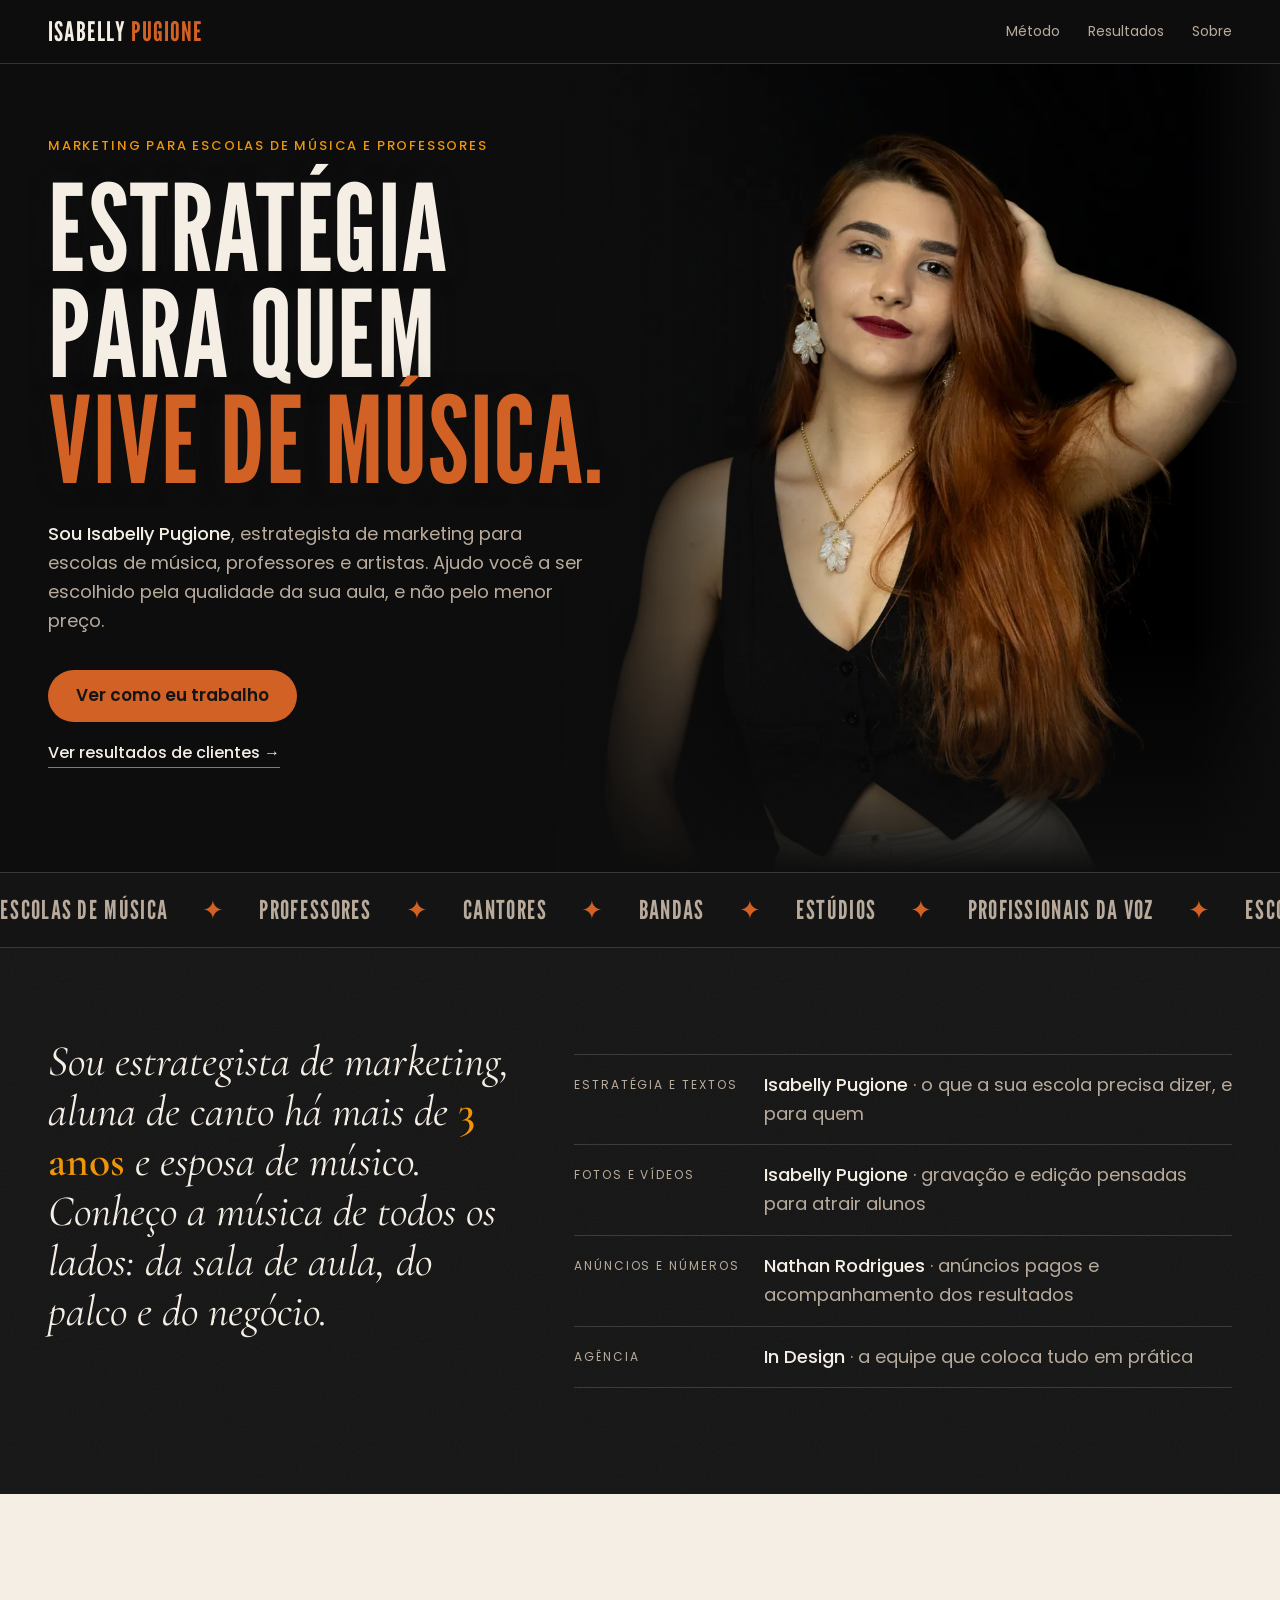
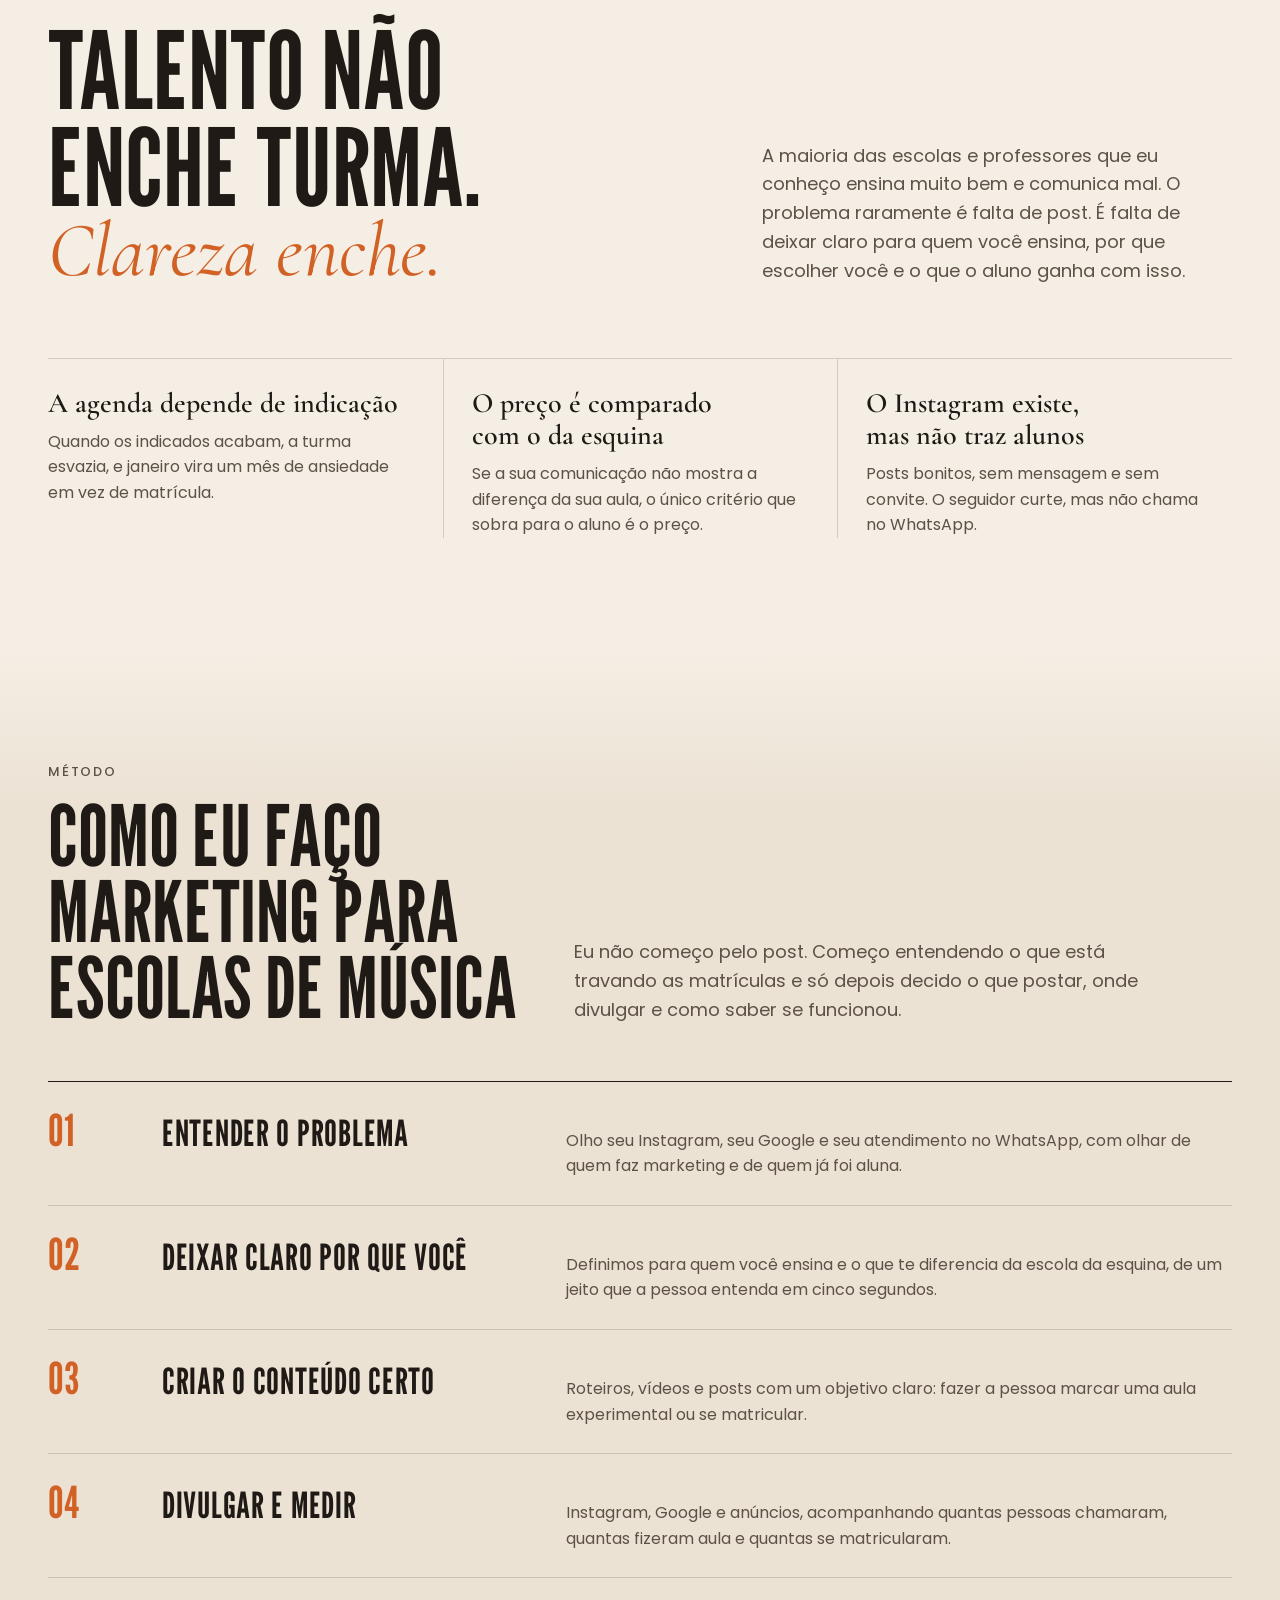
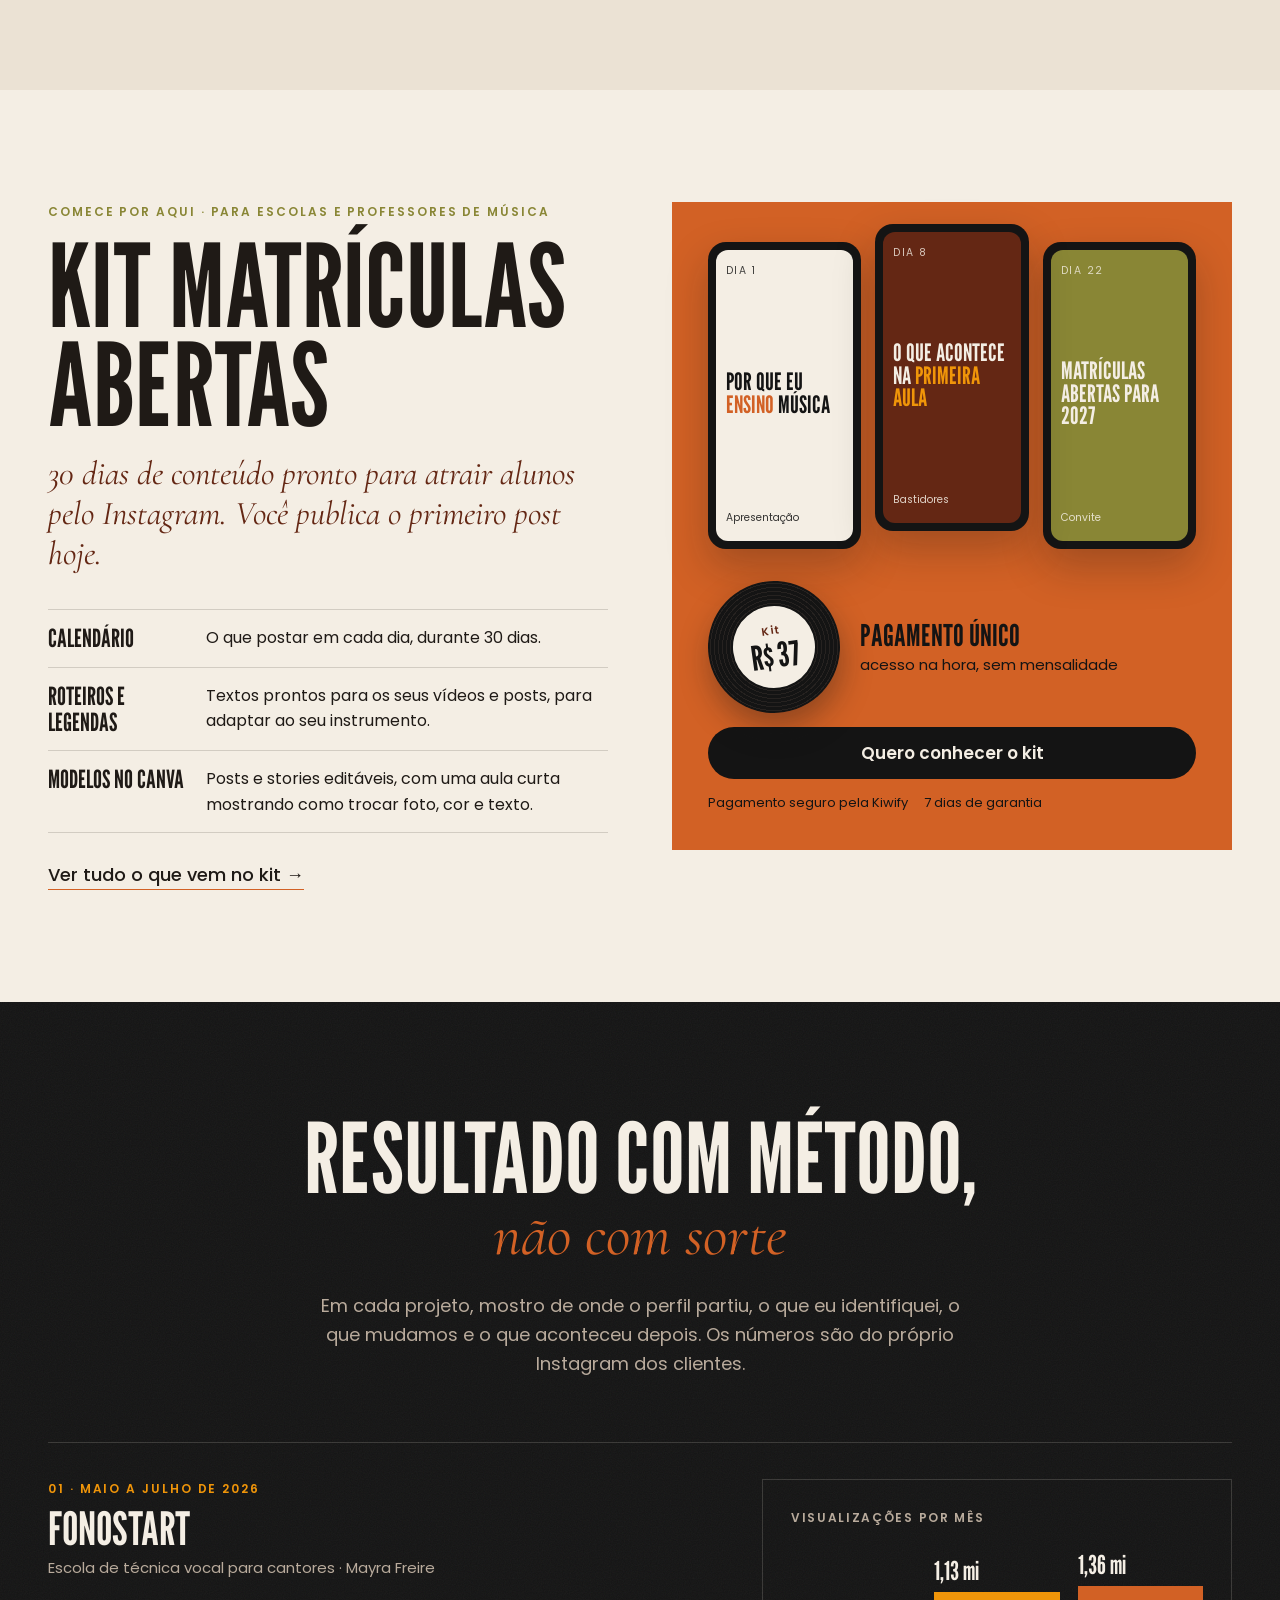
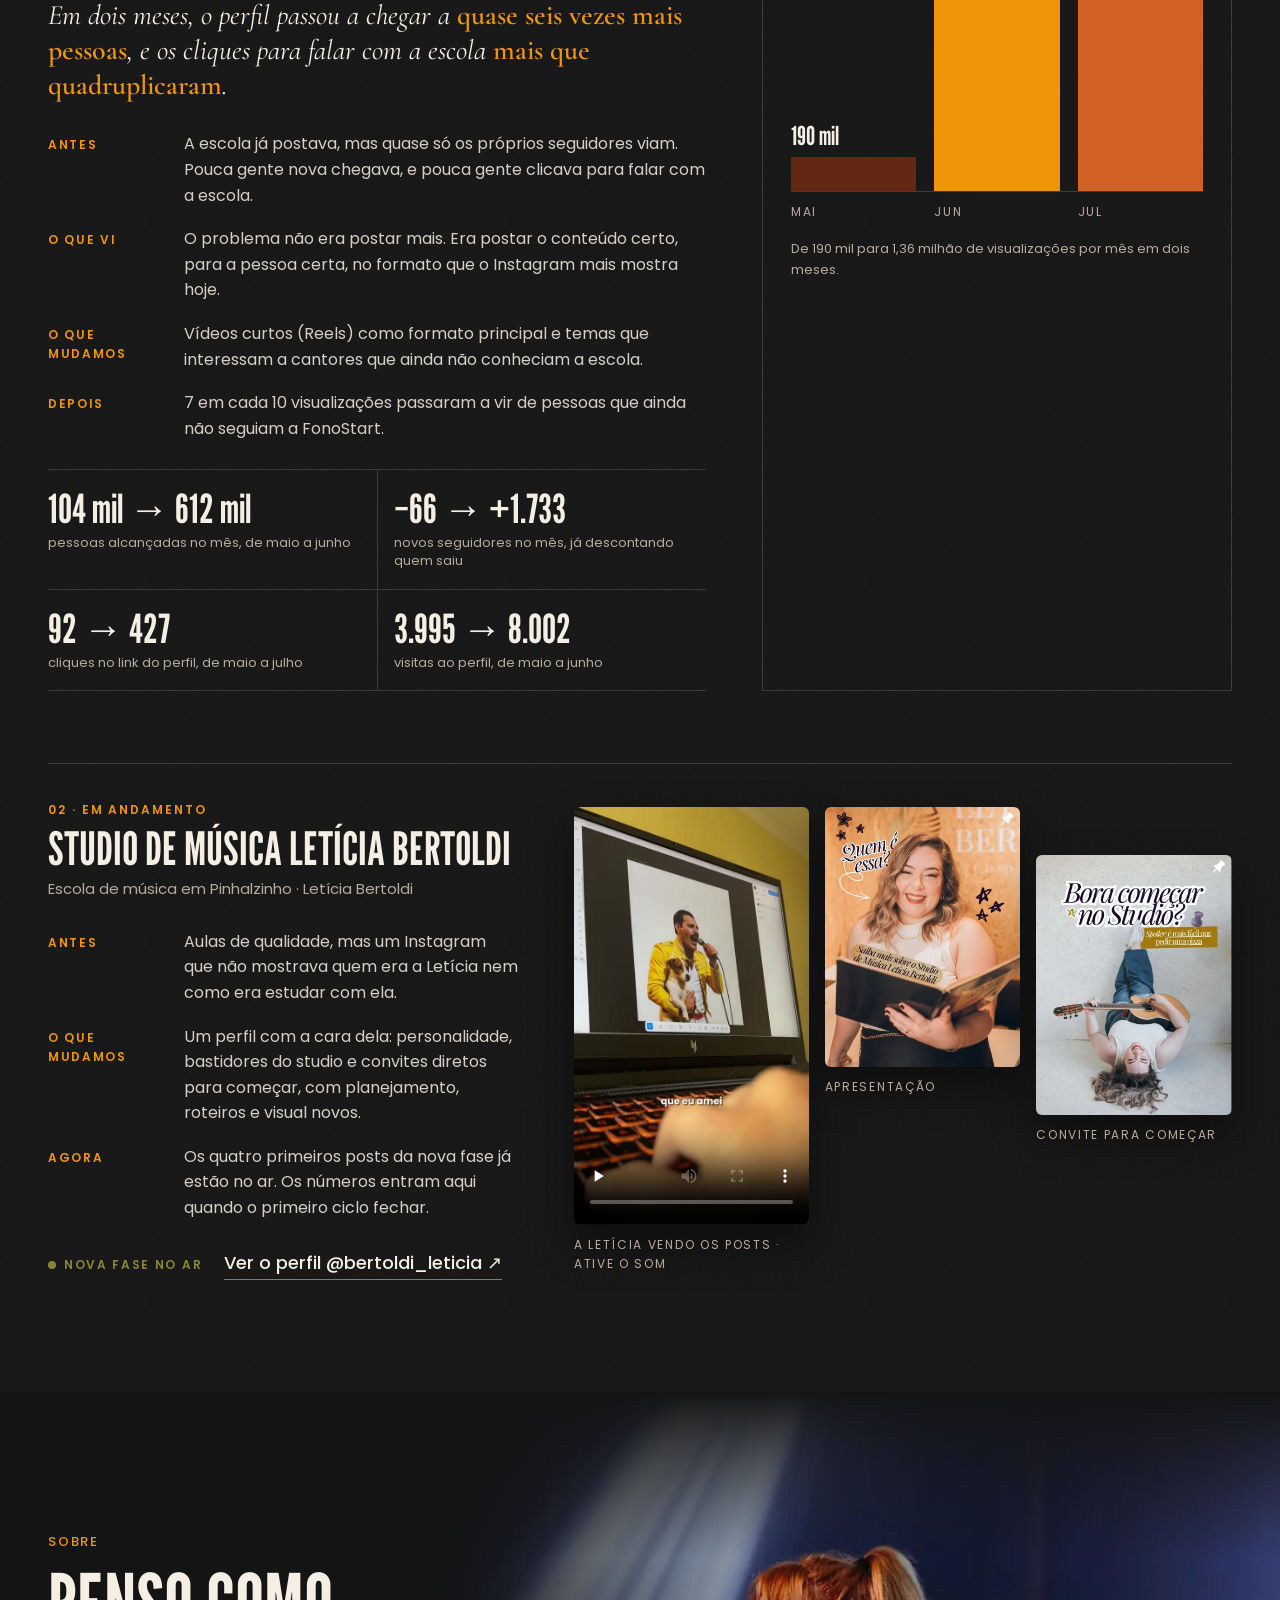
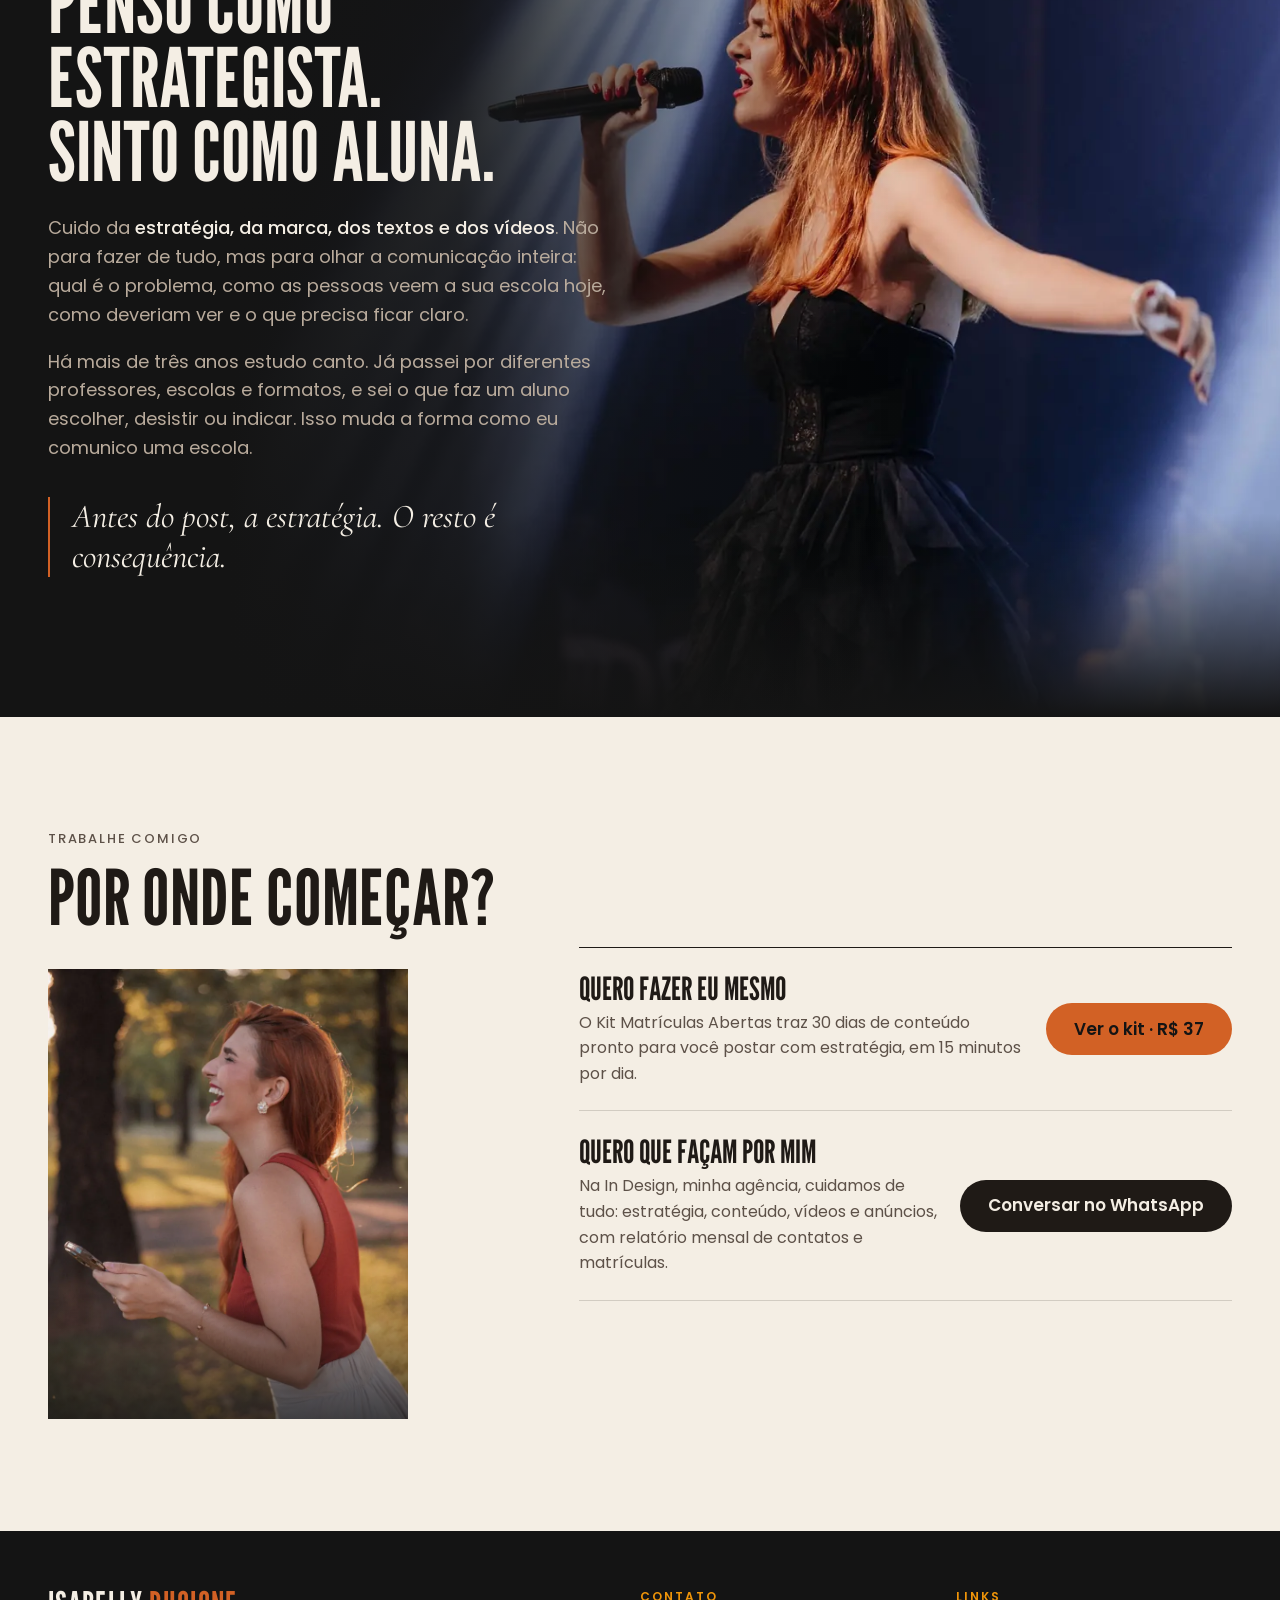
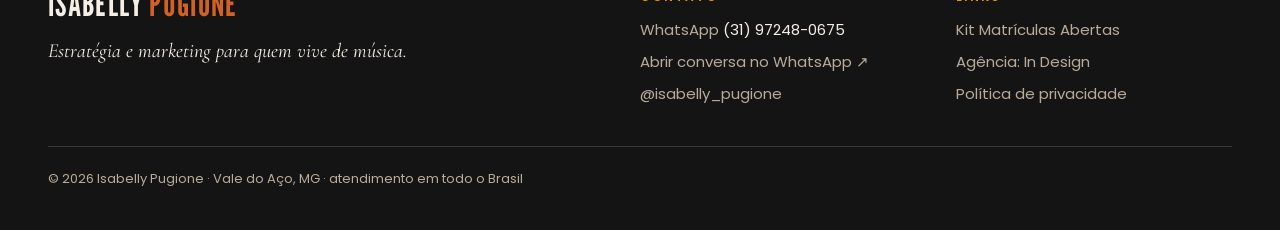
<file: index.html>
<!doctype html>
<html lang="pt-BR">
<head>
<meta charset="utf-8">
<meta name="viewport" content="width=device-width, initial-scale=1, viewport-fit=cover">
<title>Isabelly Pugione · Marketing para escolas de música e professores</title>
<meta name="description" content="Isabelly Pugione, estrategista de marketing para escolas de música, professores e artistas. Método, resultados reais e o Kit Matrículas Abertas para captar alunos pelo Instagram.">
<link rel="canonical" href="https://isabellypugione.com.br/">
<meta property="og:type" content="website">
<meta property="og:locale" content="pt_BR">
<meta property="og:title" content="Isabelly Pugione · Marketing para escolas de música">
<meta property="og:description" content="Estratégia, conteúdo e resultados reais para escolas de música, professores e artistas.">
<meta property="og:url" content="https://isabellypugione.com.br/">
<meta property="og:image" content="https://isabellypugione.com.br/img/compartilhar.jpg">
<link rel="icon" href="img/icone.png">
<script type="application/ld+json">{"@context":"https://schema.org","@type":"Person","name":"Isabelly Pugione","jobTitle":"Estrategista de marketing para escolas de música","url":"https://isabellypugione.com.br/","sameAs":["https://www.instagram.com/isabelly_pugione/"],"address":{"@type":"PostalAddress","addressRegion":"MG","addressCountry":"BR"}}</script>
<link rel="preconnect" href="https://fonts.googleapis.com">
<link rel="preconnect" href="https://fonts.gstatic.com" crossorigin>
<link rel="stylesheet" href="https://fonts.googleapis.com/css2?family=League+Gothic&family=Cormorant+Garamond:ital,wght@0,500;0,600;1,500;1,600&family=Poppins:wght@400;500;600&display=swap">
<link rel="stylesheet" href="styles.css">

</head>
<body>
<header class="topo faixa">
  <div class="miolo">
    <a class="assinatura" href="#inicio">Isabelly <span>Pugione</span></a>
    <nav class="menu" aria-label="Principal">
      <a href="#metodo">Método</a>
      <a href="#resultados">Resultados</a>
      <a href="#sobre">Sobre</a>
    </nav>
  </div>
</header>

<main id="inicio">
  <section class="hero escuro faixa">
    <figure class="hero-foto">
      <img src="img/retrato-hero.webp" alt="Isabelly Pugione, estrategista de marketing para escolas de música, em retrato de estúdio" width="1100" height="1139">
    </figure>
    <div class="miolo">
      <div class="texto">
        <p class="sobrelinha">Marketing para escolas de música e professores</p>
        <h1>Estratégia para quem <span class="t">vive de música.</span></h1>
        <p class="sub"><strong>Sou Isabelly Pugione</strong>, estrategista de marketing para escolas de música, professores e artistas. Ajudo você a ser escolhido pela qualidade da sua aula, e não pelo menor preço.</p>
        <div class="acoes">
          <a class="botao" href="#metodo" id="cta-hero">Ver como eu trabalho</a>
          <a class="link" href="#resultados">Ver resultados de clientes →</a>
        </div>
      </div>
    </div>
  </section>

  <div class="marquee" aria-hidden="true">
    <div class="trilho">
      <span>Escolas de música</span><b>✦</b><span>Professores</span><b>✦</b><span>Cantores</span><b>✦</b><span>Bandas</span><b>✦</b><span>Estúdios</span><b>✦</b><span>Profissionais da voz</span><b>✦</b>
      <span>Escolas de música</span><b>✦</b><span>Professores</span><b>✦</b><span>Cantores</span><b>✦</b><span>Bandas</span><b>✦</b><span>Estúdios</span><b>✦</b><span>Profissionais da voz</span><b>✦</b>
    </div>
  </div>

  <section class="ficha escuro faixa" aria-label="Quem está por trás">
    <div class="miolo">
      <p class="frase revela">Sou estrategista de marketing, aluna de canto há mais de <b>3 anos</b> e esposa de músico. Conheço a música de todos os lados: da sala de aula, do palco e do negócio.</p>
      <dl class="creditos revela">
        <div><span class="k">Estratégia e textos</span><span><strong>Isabelly Pugione</strong> <em>· o que a sua escola precisa dizer, e para quem</em></span></div>
        <div><span class="k">Fotos e vídeos</span><span><strong>Isabelly Pugione</strong> <em>· gravação e edição pensadas para atrair alunos</em></span></div>
        <div><span class="k">Anúncios e números</span><span><strong>Nathan Rodrigues</strong> <em>· anúncios pagos e acompanhamento dos resultados</em></span></div>
        <div><span class="k">Agência</span><span><strong>In Design</strong> <em>· a equipe que coloca tudo em prática</em></span></div>
      </dl>
    </div>
  </section>

  <section class="tese secao faixa">
    <div class="miolo">
      <div class="revela">
        <h2>Talento não enche turma. <em>Clareza enche.</em></h2>
      </div>
      <p class="apoio revela">A maioria das escolas e professores que eu conheço ensina muito bem e comunica mal. O problema raramente é falta de post. É falta de deixar claro para quem você ensina, por que escolher você e o que o aluno ganha com isso.</p>
    </div>
    <div class="miolo solto">
      <div class="dores">
        <div class="dor revela"><h3>A agenda depende de indicação</h3><p>Quando os indicados acabam, a turma esvazia, e janeiro vira um mês de ansiedade em vez de matrícula.</p></div>
        <div class="dor revela"><h3>O preço é comparado com o da esquina</h3><p>Se a sua comunicação não mostra a diferença da sua aula, o único critério que sobra para o aluno é o preço.</p></div>
        <div class="dor revela"><h3>O Instagram existe, mas não traz alunos</h3><p>Posts bonitos, sem mensagem e sem convite. O seguidor curte, mas não chama no WhatsApp.</p></div>
      </div>
    </div>
  </section>

  <section class="metodo secao faixa" id="metodo">
    <div class="miolo">
      <div class="cabeca">
        <div class="revela"><p class="sobrelinha">Método</p><h2>Como eu faço marketing para escolas de música</h2></div>
        <p class="revela">Eu não começo pelo post. Começo entendendo o que está travando as matrículas e só depois decido o que postar, onde divulgar e como saber se funcionou.</p>
      </div>
      <ol class="faixas">
        <li class="revela"><span class="n">01</span><h3>Entender o problema</h3><p>Olho seu Instagram, seu Google e seu atendimento no WhatsApp, com olhar de quem faz marketing e de quem já foi aluna.</p></li>
        <li class="revela"><span class="n">02</span><h3>Deixar claro por que você</h3><p>Definimos para quem você ensina e o que te diferencia da escola da esquina, de um jeito que a pessoa entenda em cinco segundos.</p></li>
        <li class="revela"><span class="n">03</span><h3>Criar o conteúdo certo</h3><p>Roteiros, vídeos e posts com um objetivo claro: fazer a pessoa marcar uma aula experimental ou se matricular.</p></li>
        <li class="revela"><span class="n">04</span><h3>Divulgar e medir</h3><p>Instagram, Google e anúncios, acompanhando quantas pessoas chamaram, quantas fizeram aula e quantas se matricularam.</p></li>
      </ol>
    </div>
  </section>

  <section class="kit secao faixa" id="kit">
    <div class="miolo">
      <div>
        <p class="catalogo">Comece por aqui · para escolas e professores de música</p>
        <h2>Kit Matrículas Abertas</h2>
        <p class="promessa">30 dias de conteúdo pronto para atrair alunos pelo Instagram. Você publica o primeiro post hoje.</p>
        <ul class="lista">
          <li><b>Calendário</b><span>O que postar em cada dia, durante 30 dias.</span></li>
          <li><b>Roteiros e legendas</b><span>Textos prontos para os seus vídeos e posts, para adaptar ao seu instrumento.</span></li>
          <li><b>Modelos no Canva</b><span>Posts e stories editáveis, com uma aula curta mostrando como trocar foto, cor e texto.</span></li>
        </ul>
        <p class="ver-mais"><a class="link" href="/kit">Ver tudo o que vem no kit →</a></p>
      </div>
      <div class="vitrine revela">
        <div class="celulares" aria-label="Exemplos de posts do kit">
          <div class="celular"><div class="tela a"><span class="dia">Dia 1</span><p class="gancho">Por que eu <em>ensino</em> música</p><span class="rodape-post">Apresentação</span></div></div>
          <div class="celular"><div class="tela b"><span class="dia">Dia 8</span><p class="gancho">O que acontece na <em>primeira aula</em></p><span class="rodape-post">Bastidores</span></div></div>
          <div class="celular"><div class="tela c"><span class="dia">Dia 22</span><p class="gancho">Matrículas abertas para 2027</p><span class="rodape-post">Convite</span></div></div>
        </div>
        <div class="compra">
          <div class="preco"><div class="selo" aria-hidden="true"><div class="anel"><small>Kit</small><span>R$ 37</span></div></div><p><b>Pagamento único</b>acesso na hora, sem mensalidade</p></div>
          <a class="botao" href="/kit">Quero conhecer o kit</a>
          <p class="confianca"><span>Pagamento seguro pela Kiwify</span><span>7 dias de garantia</span></p>
        </div>
      </div>
    </div>
  </section>

  <section class="provas secao escuro faixa" id="resultados">
    <div class="miolo">
      <div class="cabeca">
        <h2 class="revela">Resultado com método, <em>não com sorte</em></h2>
        <p class="revela">Em cada projeto, mostro de onde o perfil partiu, o que eu identifiquei, o que mudamos e o que aconteceu depois. Os números são do próprio Instagram dos clientes.</p>
      </div>
      <article class="caso revela">
        <div>
          <p class="catalogo">01 · maio a julho de 2026</p>
          <h3>FonoStart</h3>
          <p class="quem">Escola de técnica vocal para cantores · Mayra Freire</p>
          <p class="resumo">Em dois meses, o perfil passou a chegar a <b>quase seis vezes mais pessoas</b>, e os cliques para falar com a escola <b>mais que quadruplicaram</b>.</p>
          <div class="passos">
            <div><b>Antes</b><span>A escola já postava, mas quase só os próprios seguidores viam. Pouca gente nova chegava, e pouca gente clicava para falar com a escola.</span></div>
            <div><b>O que vi</b><span>O problema não era postar mais. Era postar o conteúdo certo, para a pessoa certa, no formato que o Instagram mais mostra hoje.</span></div>
            <div><b>O que mudamos</b><span>Vídeos curtos (Reels) como formato principal e temas que interessam a cantores que ainda não conheciam a escola.</span></div>
            <div><b>Depois</b><span>7 em cada 10 visualizações passaram a vir de pessoas que ainda não seguiam a FonoStart.</span></div>
          </div>
          <div class="numeros">
            <div><b>104 mil → 612 mil</b><small>pessoas alcançadas no mês, de maio a junho</small></div>
            <div><b>−66 → +1.733</b><small>novos seguidores no mês, já descontando quem saiu</small></div>
            <div><b>92 → 427</b><small>cliques no link do perfil, de maio a julho</small></div>
            <div><b>3.995 → 8.002</b><small>visitas ao perfil, de maio a junho</small></div>
          </div>
        </div>
        <div class="grafico" role="img" aria-label="Visualizações por mês: maio 190 mil, junho 1,13 milhão, julho 1,36 milhão">
          <h4>Visualizações por mês</h4>
          <div class="barras">
            <div class="barra-c"><span class="v">190 mil</span><i style="height:14%"></i></div>
            <div class="barra-c"><span class="v">1,13 mi</span><i style="height:83%"></i></div>
            <div class="barra-c"><span class="v">1,36 mi</span><i style="height:100%"></i></div>
          </div>
          <div class="meses"><span>Mai</span><span>Jun</span><span>Jul</span></div>
          <p>De 190 mil para 1,36 milhão de visualizações por mês em dois meses.</p>
        </div>
      </article>
      <article class="caso-2 revela">
        <div class="caso-2-texto">
          <p class="catalogo">02 · em andamento</p>
          <h3>Studio de Música Letícia Bertoldi</h3>
          <p class="quem">Escola de música em Pinhalzinho · Letícia Bertoldi</p>
          <div class="passos">
            <div><b>Antes</b><span>Aulas de qualidade, mas um Instagram que não mostrava quem era a Letícia nem como era estudar com ela.</span></div>
            <div><b>O que mudamos</b><span>Um perfil com a cara dela: personalidade, bastidores do studio e convites diretos para começar, com planejamento, roteiros e visual novos.</span></div>
            <div><b>Agora</b><span>Os quatro primeiros posts da nova fase já estão no ar. Os números entram aqui quando o primeiro ciclo fechar.</span></div>
          </div>
          <p class="ver"><span class="status">Nova fase no ar</span><a class="link" href="https://www.instagram.com/bertoldi_leticia/" target="_blank" rel="noopener">Ver o perfil @bertoldi_leticia ↗</a></p>
        </div>
        <div class="posts" aria-label="Vídeo da Letícia e dois posts da nova fase do perfil">
          <figure class="video-feedback">
            <video controls playsinline preload="none" poster="img/leticia-video-capa.jpg" width="720" height="1280">
              <source src="video/leticia-depoimento.mp4" type="video/mp4">
            </video>
            <figcaption>A Letícia vendo os posts · ative o som</figcaption>
          </figure>
          <figure><img src="img/leticia-1.webp" alt="Post 'Quem é essa?' apresentando a Letícia com um livro de partituras" width="350" height="464" loading="lazy"><figcaption>Apresentação</figcaption></figure>
          <figure><img src="img/leticia-2.webp" alt="Post 'Bora começar no Studio?' com a Letícia deitada segurando um violão" width="350" height="464" loading="lazy"><figcaption>Convite para começar</figcaption></figure>
        </div>
      </article>
    </div>
  </section>

  <section class="sobre secao escuro faixa" id="sobre">
    <figure class="sobre-foto">
      <img src="img/palco.webp" alt="Isabelly cantando no palco, sob feixes de luz" width="1600" height="1066" loading="lazy">
    </figure>
    <div class="miolo">
      <div class="revela">
        <p class="sobrelinha">Sobre</p>
        <h2>Penso como estrategista. Sinto como aluna.</h2>
        <div class="corpo">
          <p>Cuido da <strong>estratégia, da marca, dos textos e dos vídeos</strong>. Não para fazer de tudo, mas para olhar a comunicação inteira: qual é o problema, como as pessoas veem a sua escola hoje, como deveriam ver e o que precisa ficar claro.</p>
          <p>Há mais de três anos estudo canto. Já passei por diferentes professores, escolas e formatos, e sei o que faz um aluno escolher, desistir ou indicar. Isso muda a forma como eu comunico uma escola.</p>
        </div>
        <blockquote>Antes do post, a estratégia. O resto é consequência.</blockquote>
      </div>
    </div>
  </section>

  <section class="faq secao faixa" id="trabalhar">
    <div class="miolo final-home">
      <div>
        <p class="sobrelinha">Trabalhe comigo</p>
        <h2>Por onde começar?</h2>
        <figure class="retrato foto respiro">
          <img src="img/bastidores.webp" alt="Isabelly rindo com o celular na mão, em um parque" width="760" height="950" loading="lazy">
        </figure>
      </div>
      <div class="opcoes">
        <div class="opcao revela">
          <div><h3>Quero fazer eu mesmo</h3><p>O Kit Matrículas Abertas traz 30 dias de conteúdo pronto para você postar com estratégia, em 15 minutos por dia.</p></div>
          <a class="botao" href="/kit">Ver o kit · R$ 37</a>
        </div>
        <div class="opcao revela">
          <div><h3>Quero que façam por mim</h3><p>Na In Design, minha agência, cuidamos de tudo: estratégia, conteúdo, vídeos e anúncios, com relatório mensal de contatos e matrículas.</p></div>
          <a class="botao escuro-btn" href="https://wa.me/5531972480675?text=Ol%C3%A1%2C%20Isabelly!%20Quero%20saber%20mais%20sobre%20a%20gest%C3%A3o%20de%20marketing%20para%20a%20minha%20escola." target="_blank" rel="noopener">Conversar no WhatsApp</a>
        </div>
      </div>
    </div>
  </section>
</main>

<footer class="rodape faixa">
  <div class="miolo">
    <div>
      <a class="assinatura" href="#inicio">Isabelly <span style="color:var(--terracota)">Pugione</span></a>
      <p class="tag">Estratégia e marketing para quem vive de música.</p>
    </div>
    <div>
      <h4>Contato</h4>
      <ul>
        <li>WhatsApp <span class="zap">(31) 97248-0675</span></li>
        <li><a href="https://wa.me/5531972480675" target="_blank" rel="noopener">Abrir conversa no WhatsApp ↗</a></li>
        <li><a href="https://www.instagram.com/isabelly_pugione/" target="_blank" rel="noopener">@isabelly_pugione</a></li>
      </ul>
    </div>
    <div>
      <h4>Links</h4>
      <ul>
        <li><a href="/kit">Kit Matrículas Abertas</a></li>
        <li>Agência: <a href="https://www.instagram.com/agenciain_design/" target="_blank" rel="noopener">In Design</a></li>
        <li><a href="politica.html">Política de privacidade</a></li>
      </ul>
    </div>
    <div class="base"><span>© 2026 Isabelly Pugione · Vale do Aço, MG · atendimento em todo o Brasil</span></div>
  </div>
</footer>



<script>
(function () {
  if ('IntersectionObserver' in window) {
    var io = new IntersectionObserver(function (es) {
      es.forEach(function (e) { if (e.isIntersecting) { e.target.classList.remove('fora'); io.unobserve(e.target); } });
    }, { rootMargin: '0px 0px -8% 0px' });
    document.querySelectorAll('.revela').forEach(function (el) {
      var r = el.getBoundingClientRect();
      if (r.top > window.innerHeight) { el.classList.add('fora'); io.observe(el); }
    });
  }
})();
</script>

</body>
</html>
</file>
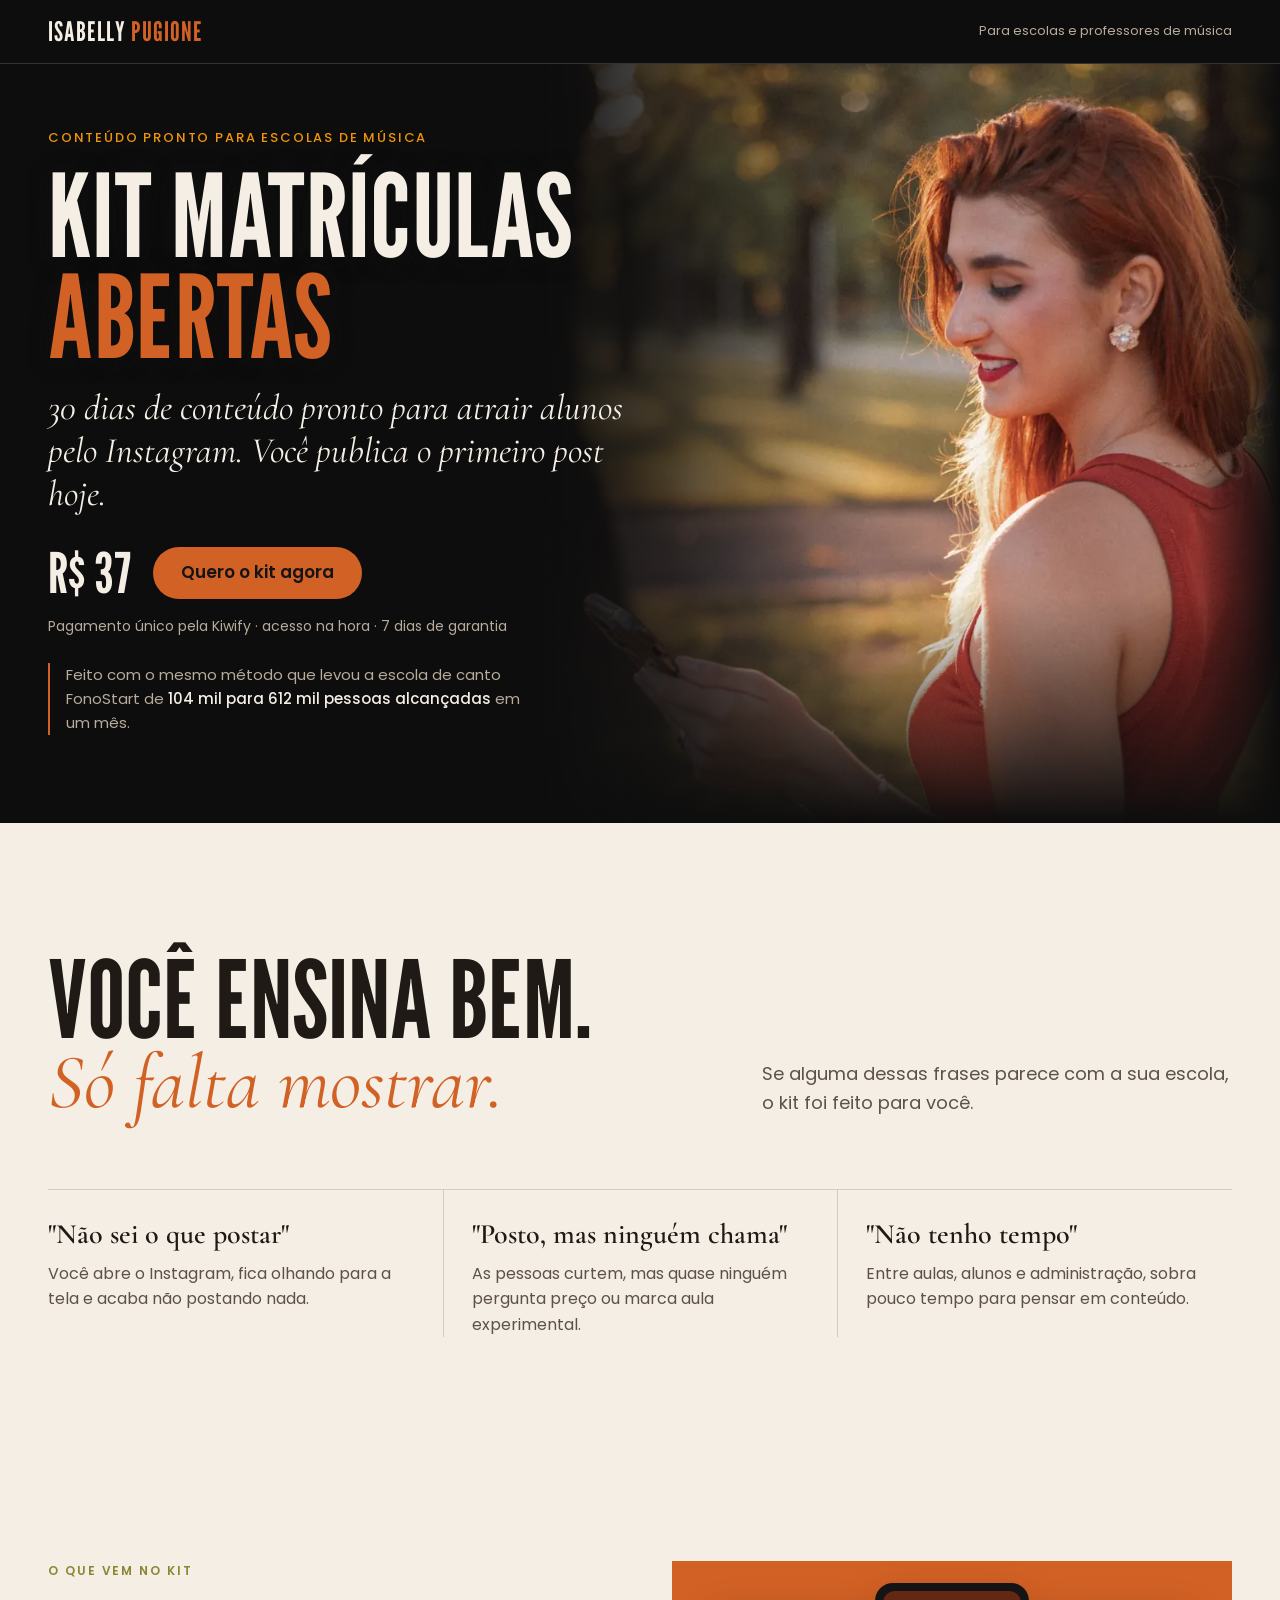
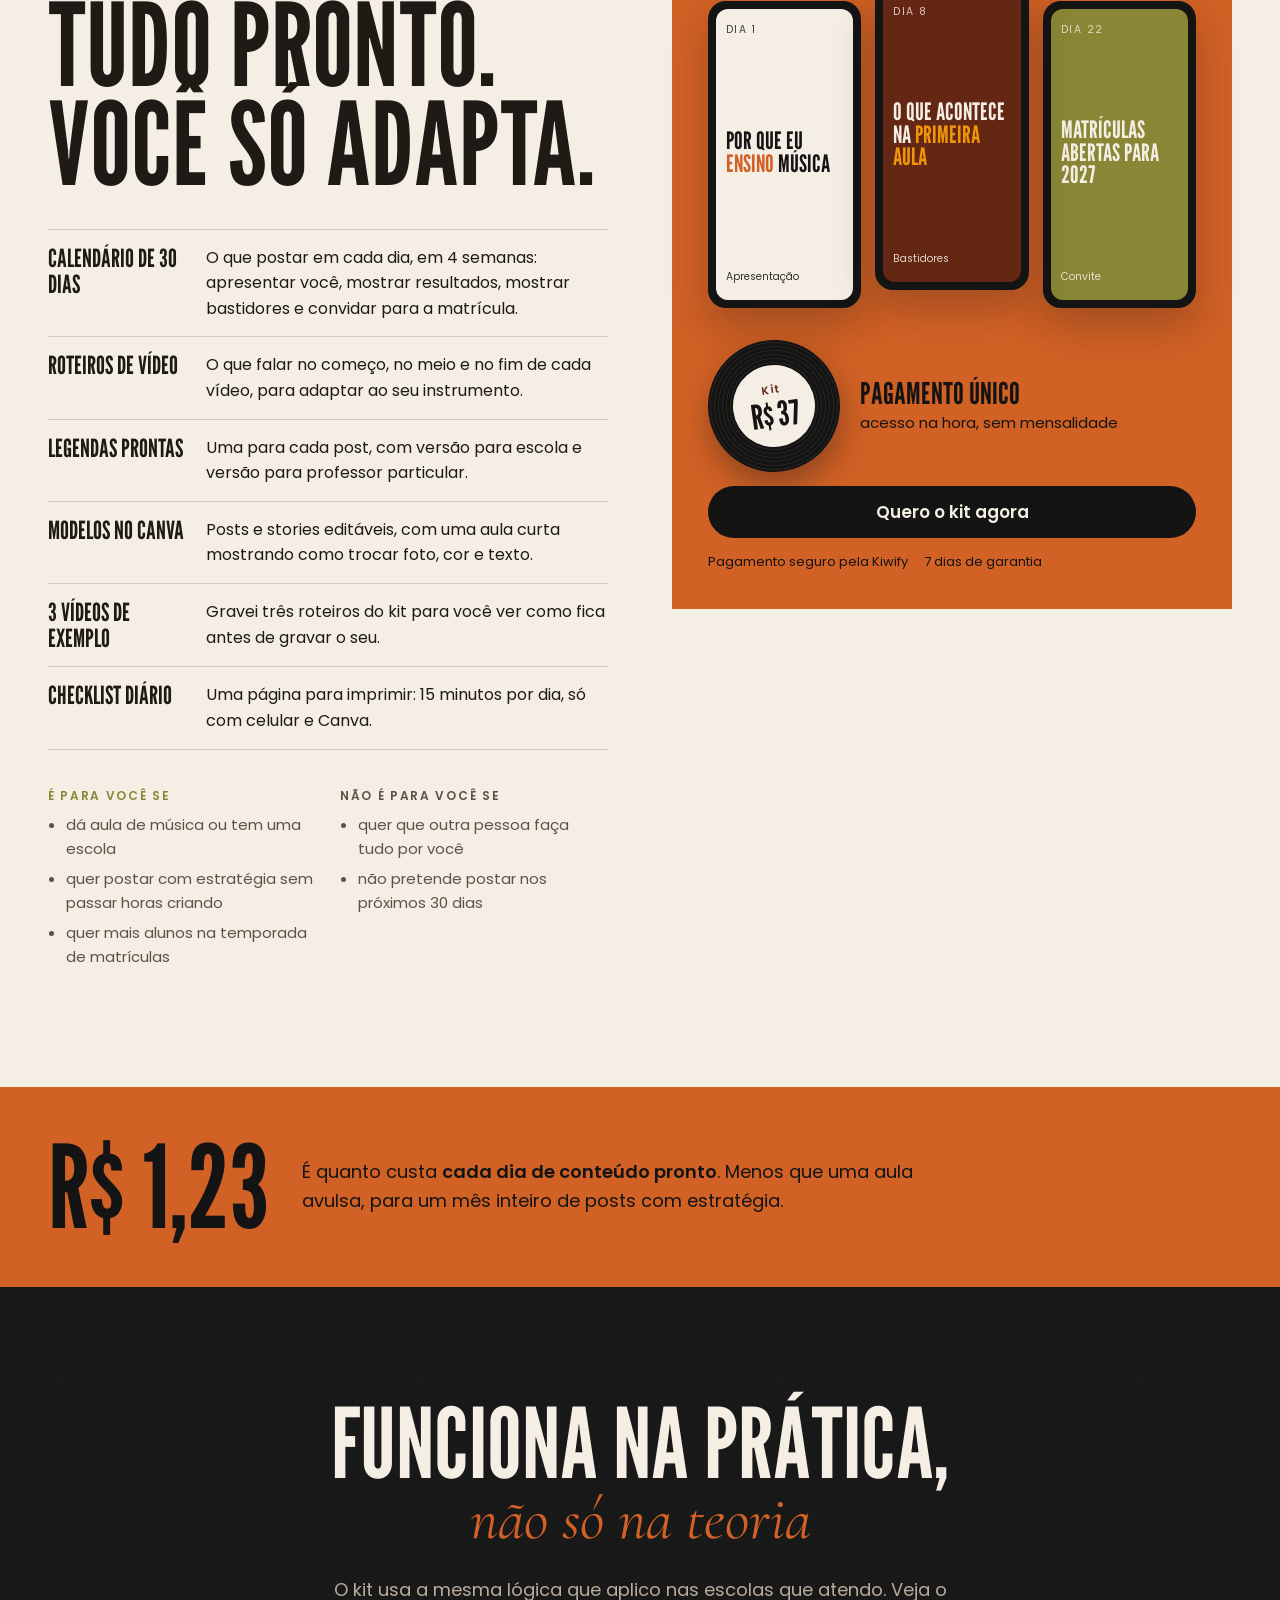
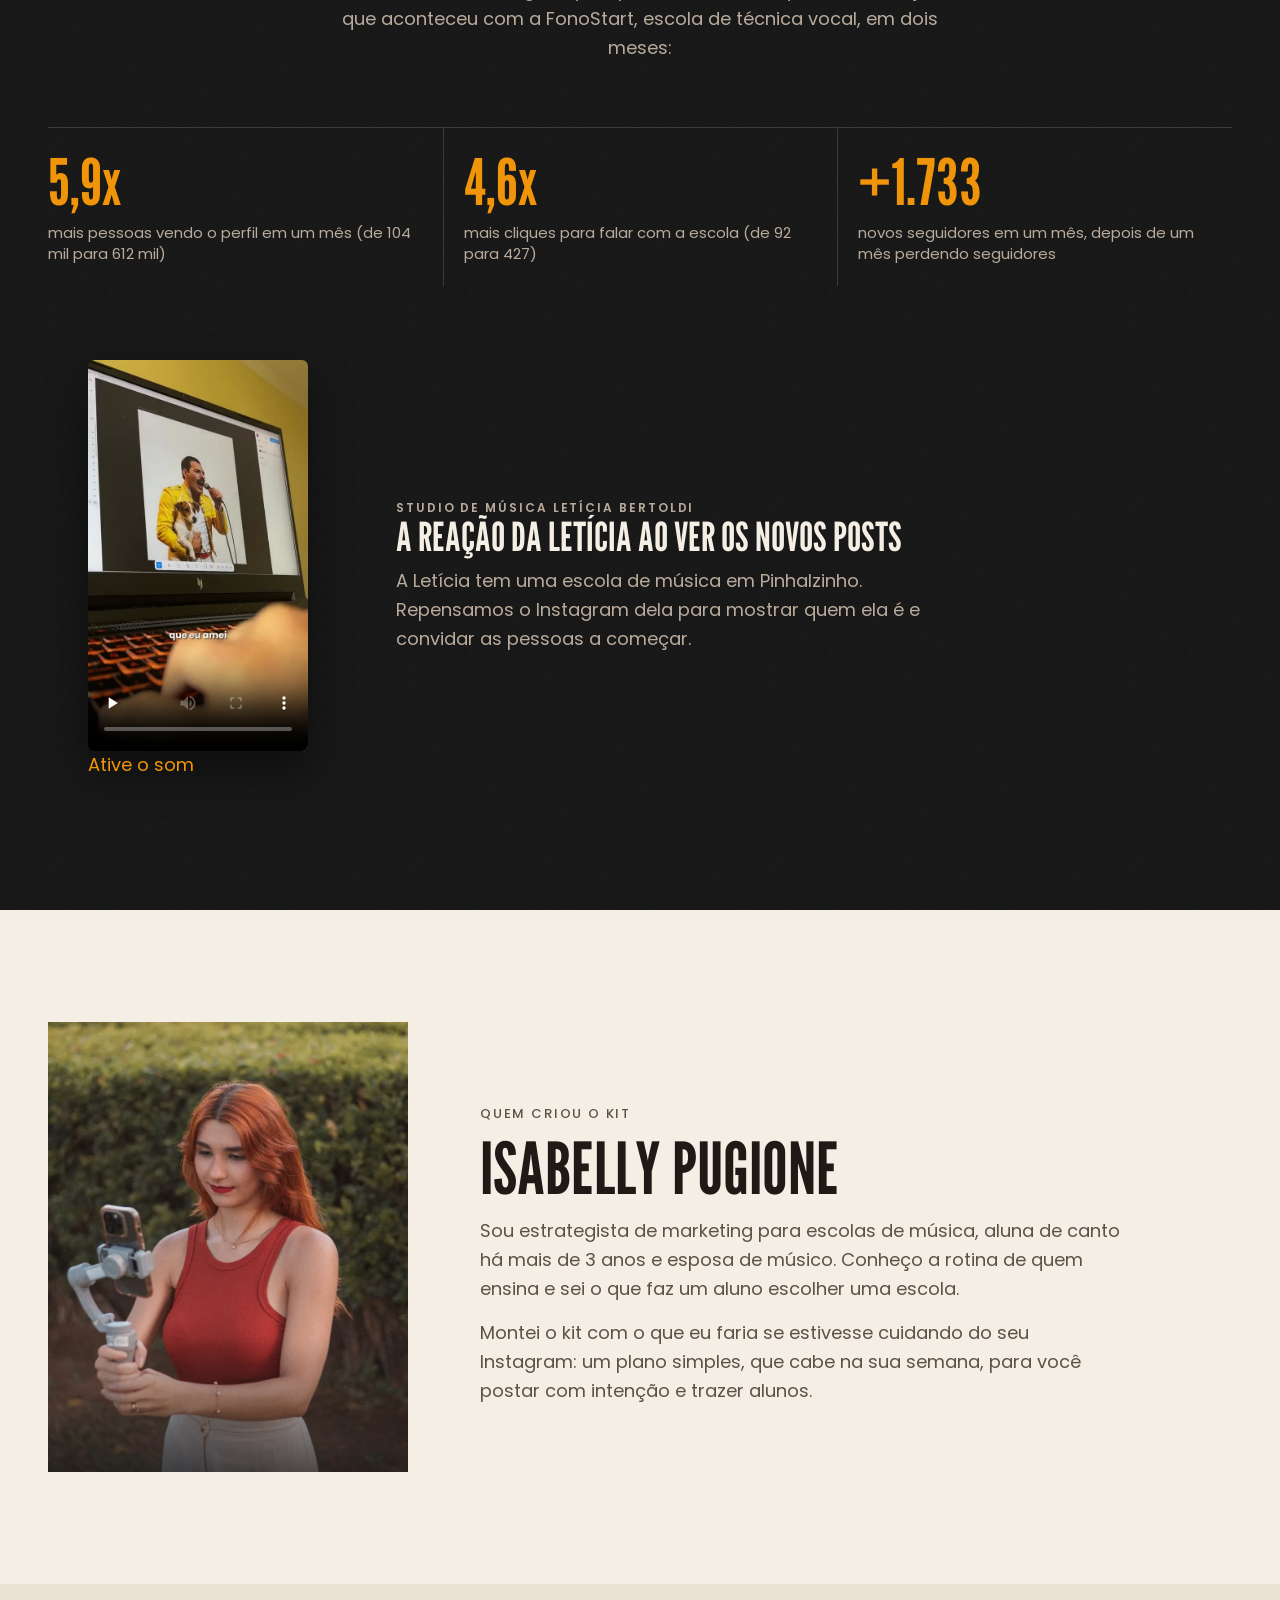
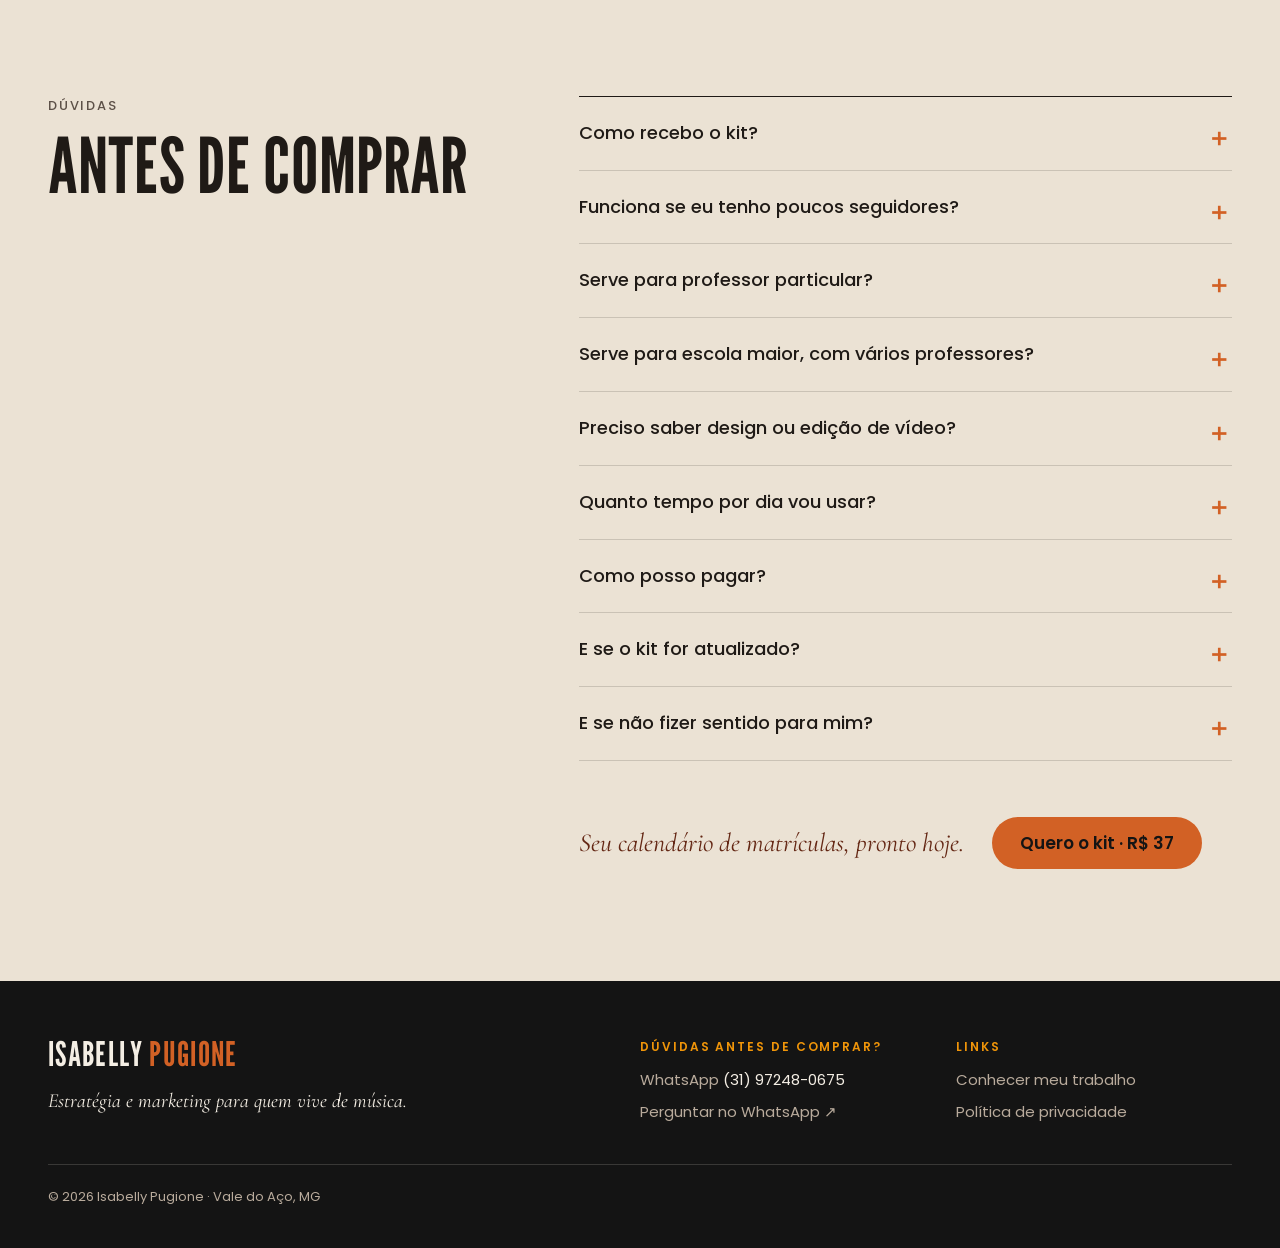
<file: kit.html>
<!doctype html>
<html lang="pt-BR">
<head>
<meta charset="utf-8">
<meta name="viewport" content="width=device-width, initial-scale=1, viewport-fit=cover">
<title>Kit Matrículas Abertas · Isabelly Pugione</title>
<link rel="canonical" href="https://isabellypugione.com.br/kit">
<meta property="og:type" content="product">
<meta property="og:locale" content="pt_BR">
<meta property="og:title" content="Kit Matrículas Abertas · R$ 37">
<meta property="og:description" content="30 dias de conteúdo pronto para escolas de música e professores atraírem alunos pelo Instagram.">
<meta property="og:url" content="https://isabellypugione.com.br/kit">
<meta property="og:image" content="https://isabellypugione.com.br/img/compartilhar-kit.jpg">
<link rel="icon" href="img/icone.png">
<script type="application/ld+json">{"@context":"https://schema.org","@type":"Product","name":"Kit Matrículas Abertas","description":"30 dias de conteúdo pronto para escolas de música e professores atraírem alunos pelo Instagram.","brand":{"@type":"Person","name":"Isabelly Pugione"},"offers":{"@type":"Offer","price":"37.00","priceCurrency":"BRL","availability":"https://schema.org/InStock","url":"https://isabellypugione.com.br/kit"}}</script>
<meta name="description" content="Kit Matrículas Abertas: 30 dias de conteúdo pronto para escolas de música e professores atraírem alunos pelo Instagram. Calendário, roteiros, legendas e modelos no Canva por R$ 37.">
<link rel="preconnect" href="https://fonts.googleapis.com">
<link rel="preconnect" href="https://fonts.gstatic.com" crossorigin>
<link rel="stylesheet" href="https://fonts.googleapis.com/css2?family=League+Gothic&family=Cormorant+Garamond:ital,wght@0,500;0,600;1,500;1,600&family=Poppins:wght@400;500;600&display=swap">
<link rel="stylesheet" href="styles.css">
<style>
:root { padding-top: env(safe-area-inset-top, 0px); padding-bottom: env(safe-area-inset-bottom, 0px); }
img { max-width: 100%; }
[hidden] { display: none !important; }
</style>
</head>
<body>

<header class="lp-topo faixa">
  <div class="miolo">
    <span class="assinatura">Isabelly <span>Pugione</span></span>
    <span class="selo-topo">Para escolas e professores de música</span>
  </div>
</header>

<main>
  <section class="hero lp-hero escuro faixa">
    <figure class="hero-foto">
      <img src="img/kit-hero.webp" alt="Isabelly Pugione sorrindo enquanto olha o celular, à luz do fim de tarde" width="900" height="1092">
    </figure>
    <div class="miolo">
      <div class="texto">
        <p class="sobrelinha">Conteúdo pronto para escolas de música</p>
        <h1>Kit Matrículas <span class="t" style="color:var(--terracota)">Abertas</span></h1>
        <p class="promessa">30 dias de conteúdo pronto para atrair alunos pelo Instagram. Você publica o primeiro post hoje.</p>
        <div class="compra-topo">
          <span class="valor">R$ 37</span>
          <a class="botao" href="#comprar" id="cta-hero">Quero o kit agora</a>
        </div>
        <p class="seguro">Pagamento único pela Kiwify · acesso na hora · 7 dias de garantia</p>
        <p class="prova-curta">Feito com o mesmo método que levou a escola de canto FonoStart de <b>104 mil para 612 mil pessoas alcançadas</b> em um mês.</p>
      </div>
    </div>
  </section>

  <section class="tese secao faixa">
    <div class="miolo">
      <div class="revela">
        <h2>Você ensina bem. <em>Só falta mostrar.</em></h2>
      </div>
      <p class="apoio revela">Se alguma dessas frases parece com a sua escola, o kit foi feito para você.</p>
    </div>
    <div class="miolo solto">
      <div class="dores">
        <div class="dor revela"><h3>"Não sei o que postar"</h3><p>Você abre o Instagram, fica olhando para a tela e acaba não postando nada.</p></div>
        <div class="dor revela"><h3>"Posto, mas ninguém chama"</h3><p>As pessoas curtem, mas quase ninguém pergunta preço ou marca aula experimental.</p></div>
        <div class="dor revela"><h3>"Não tenho tempo"</h3><p>Entre aulas, alunos e administração, sobra pouco tempo para pensar em conteúdo.</p></div>
      </div>
    </div>
  </section>

  <section class="kit secao faixa" id="kit">
    <div class="miolo">
      <div>
        <p class="catalogo">O que vem no kit</p>
        <h2>Tudo pronto. Você só adapta.</h2>
        <ul class="lista">
          <li><b>Calendário de 30 dias</b><span>O que postar em cada dia, em 4 semanas: apresentar você, mostrar resultados, mostrar bastidores e convidar para a matrícula.</span></li>
          <li><b>Roteiros de vídeo</b><span>O que falar no começo, no meio e no fim de cada vídeo, para adaptar ao seu instrumento.</span></li>
          <li><b>Legendas prontas</b><span>Uma para cada post, com versão para escola e versão para professor particular.</span></li>
          <li><b>Modelos no Canva</b><span>Posts e stories editáveis, com uma aula curta mostrando como trocar foto, cor e texto.</span></li>
          <li><b>3 vídeos de exemplo</b><span>Gravei três roteiros do kit para você ver como fica antes de gravar o seu.</span></li>
          <li><b>Checklist diário</b><span>Uma página para imprimir: 15 minutos por dia, só com celular e Canva.</span></li>
        </ul>
        <div class="paraquem">
          <div><h4>É para você se</h4><ul><li>dá aula de música ou tem uma escola</li><li>quer postar com estratégia sem passar horas criando</li><li>quer mais alunos na temporada de matrículas</li></ul></div>
          <div><h4 class="nao">Não é para você se</h4><ul><li>quer que outra pessoa faça tudo por você</li><li>não pretende postar nos próximos 30 dias</li></ul></div>
        </div>
      </div>
      <div class="vitrine revela">
        <div class="celulares" aria-label="Exemplos de posts do kit">
          <div class="celular"><div class="tela a"><span class="dia">Dia 1</span><p class="gancho">Por que eu <em>ensino</em> música</p><span class="rodape-post">Apresentação</span></div></div>
          <div class="celular"><div class="tela b"><span class="dia">Dia 8</span><p class="gancho">O que acontece na <em>primeira aula</em></p><span class="rodape-post">Bastidores</span></div></div>
          <div class="celular"><div class="tela c"><span class="dia">Dia 22</span><p class="gancho">Matrículas abertas para 2027</p><span class="rodape-post">Convite</span></div></div>
        </div>
        <div class="compra">
          <div class="preco"><div class="selo" aria-hidden="true"><div class="anel"><small>Kit</small><span>R$ 37</span></div></div><p><b>Pagamento único</b>acesso na hora, sem mensalidade</p></div>
          <a class="botao" href="#comprar">Quero o kit agora</a>
          <p class="confianca"><span>Pagamento seguro pela Kiwify</span><span>7 dias de garantia</span></p>
        </div>
      </div>
    </div>
  </section>

  <section class="ancora faixa">
    <div class="miolo">
      <b>R$ 1,23</b>
      <p>É quanto custa <strong>cada dia de conteúdo pronto</strong>. Menos que uma aula avulsa, para um mês inteiro de posts com estratégia.</p>
    </div>
  </section>

  <section class="provas lp-prova secao escuro faixa">
    <div class="miolo">
      <div class="cabeca">
        <h2 class="revela">Funciona na prática, <em>não só na teoria</em></h2>
        <p class="revela">O kit usa a mesma lógica que aplico nas escolas que atendo. Veja o que aconteceu com a FonoStart, escola de técnica vocal, em dois meses:</p>
      </div>
      <div class="numeros-lp revela">
        <div><b>5,9x</b><small>mais pessoas vendo o perfil em um mês (de 104 mil para 612 mil)</small></div>
        <div><b>4,6x</b><small>mais cliques para falar com a escola (de 92 para 427)</small></div>
        <div><b>+1.733</b><small>novos seguidores em um mês, depois de um mês perdendo seguidores</small></div>
      </div>
      <div class="depo revela">
        <figure class="video-feedback">
          <video controls playsinline preload="none" poster="img/leticia-video-capa.jpg" width="720" height="1280">
            <source src="video/leticia-depoimento.mp4" type="video/mp4">
          </video>
          <figcaption>Ative o som</figcaption>
        </figure>
        <div>
          <p class="catalogo">Studio de Música Letícia Bertoldi</p>
          <h3>A reação da Letícia ao ver os novos posts</h3>
          <p>A Letícia tem uma escola de música em Pinhalzinho. Repensamos o Instagram dela para mostrar quem ela é e convidar as pessoas a começar.</p>
        </div>
      </div>
    </div>
  </section>

  <section class="quem-criou secao faixa">
    <div class="miolo">
      <figure class="retrato foto">
        <img src="img/em-acao.webp" alt="Isabelly gravando um vídeo com o celular em um estabilizador" width="860" height="1075" loading="lazy">
      </figure>
      <div>
        <p class="sobrelinha">Quem criou o kit</p>
        <h2>Isabelly Pugione</h2>
        <p>Sou estrategista de marketing para escolas de música, aluna de canto há mais de 3 anos e esposa de músico. Conheço a rotina de quem ensina e sei o que faz um aluno escolher uma escola.</p>
        <p>Montei o kit com o que eu faria se estivesse cuidando do seu Instagram: um plano simples, que cabe na sua semana, para você postar com intenção e trazer alunos.</p>
      </div>
    </div>
  </section>

  <section class="faq secao faixa" id="perguntas" style="background: var(--papel-2);">
    <div class="miolo">
      <div><p class="sobrelinha">Dúvidas</p><h2>Antes de comprar</h2></div>
      <div>
        <div class="perguntas">
          <details><summary>Como recebo o kit?</summary><p>Logo depois do pagamento, você recebe por e-mail o acesso à área de membros da Kiwify, com o vídeo de boas-vindas, o calendário, os roteiros e os modelos.</p></details>
          <details><summary>Funciona se eu tenho poucos seguidores?</summary><p>Funciona. O kit foi pensado justamente para quem está começando a postar com estratégia. Os roteiros ajudam você a falar com quem ainda não te conhece.</p></details>
          <details><summary>Serve para professor particular?</summary><p>Serve. Cada legenda tem uma versão para escola e outra para professor particular, e os roteiros funcionam para qualquer instrumento ou canto.</p></details>
          <details><summary>Serve para escola maior, com vários professores?</summary><p>Serve. O calendário e os roteiros funcionam para a escola como marca, e os modelos podem ser usados com fotos de toda a equipe.</p></details>
          <details><summary>Preciso saber design ou edição de vídeo?</summary><p>Não. Os modelos abrem no Canva e uma aula curta mostra como trocar cor, foto e texto. Para gravar, o celular basta.</p></details>
          <details><summary>Quanto tempo por dia vou usar?</summary><p>Cerca de 15 minutos. O checklist diário mostra o que fazer em cada dia.</p></details>
          <details><summary>Como posso pagar?</summary><p>Pela Kiwify, com Pix ou cartão de crédito. O pagamento é único, sem mensalidade.</p></details>
          <details><summary>E se o kit for atualizado?</summary><p>Quem comprou recebe as novas versões sem pagar de novo.</p></details>
          <details><summary>E se não fizer sentido para mim?</summary><p>Você tem 7 dias de garantia. Se não fizer sentido, pede o reembolso pela Kiwify e recebe o valor de volta.</p></details>
        </div>
        <div class="final">
          <p>Seu calendário de matrículas, pronto hoje.</p>
          <a class="botao" href="#comprar">Quero o kit · R$ 37</a>
        </div>
      </div>
    </div>
  </section>
</main>

<footer class="rodape faixa">
  <div class="miolo">
    <div>
      <a class="assinatura" href="/">Isabelly <span style="color:var(--terracota)">Pugione</span></a>
      <p class="tag">Estratégia e marketing para quem vive de música.</p>
    </div>
    <div>
      <h4>Dúvidas antes de comprar?</h4>
      <ul>
        <li>WhatsApp <span class="zap">(31) 97248-0675</span></li>
        <li><a href="https://wa.me/5531972480675?text=Ol%C3%A1%2C%20Isabelly!%20Tenho%20uma%20d%C3%BAvida%20sobre%20o%20Kit%20Matr%C3%ADculas%20Abertas." target="_blank" rel="noopener">Perguntar no WhatsApp ↗</a></li>
      </ul>
    </div>
    <div>
      <h4>Links</h4>
      <ul>
        <li><a href="/">Conhecer meu trabalho</a></li>
        <li><a href="politica.html">Política de privacidade</a></li>
      </ul>
    </div>
    <div class="base"><span>© 2026 Isabelly Pugione · Vale do Aço, MG</span></div>
  </div>
</footer>

<div class="barra" id="barra" aria-hidden="true">
  <span><b>Kit Matrículas Abertas</b>R$ 37 · acesso na hora</span>
  <a class="botao" href="#comprar" tabindex="-1">Quero o kit</a>
</div>

<script>
(function () {
  var barra = document.getElementById('barra');
  var cta = document.getElementById('cta-hero');
  var ativa = false;
  function atualiza() {
    barra.classList.toggle('ativa', ativa);
    barra.setAttribute('aria-hidden', ativa ? 'false' : 'true');
    barra.querySelector('a').tabIndex = ativa ? 0 : -1;
    document.body.classList.toggle('com-barra', ativa);
  }
  if ('IntersectionObserver' in window) {
    new IntersectionObserver(function (e) { ativa = !e[0].isIntersecting && e[0].boundingClientRect.top < 0; atualiza(); }).observe(cta);
    var io = new IntersectionObserver(function (es) {
      es.forEach(function (e) { if (e.isIntersecting) { e.target.classList.remove('fora'); io.unobserve(e.target); } });
    }, { rootMargin: '0px 0px -8% 0px' });
    document.querySelectorAll('.revela').forEach(function (el) {
      var r = el.getBoundingClientRect();
      if (r.top > window.innerHeight) { el.classList.add('fora'); io.observe(el); }
    });
  }
})();
</script>
</body>
</html>
</file>
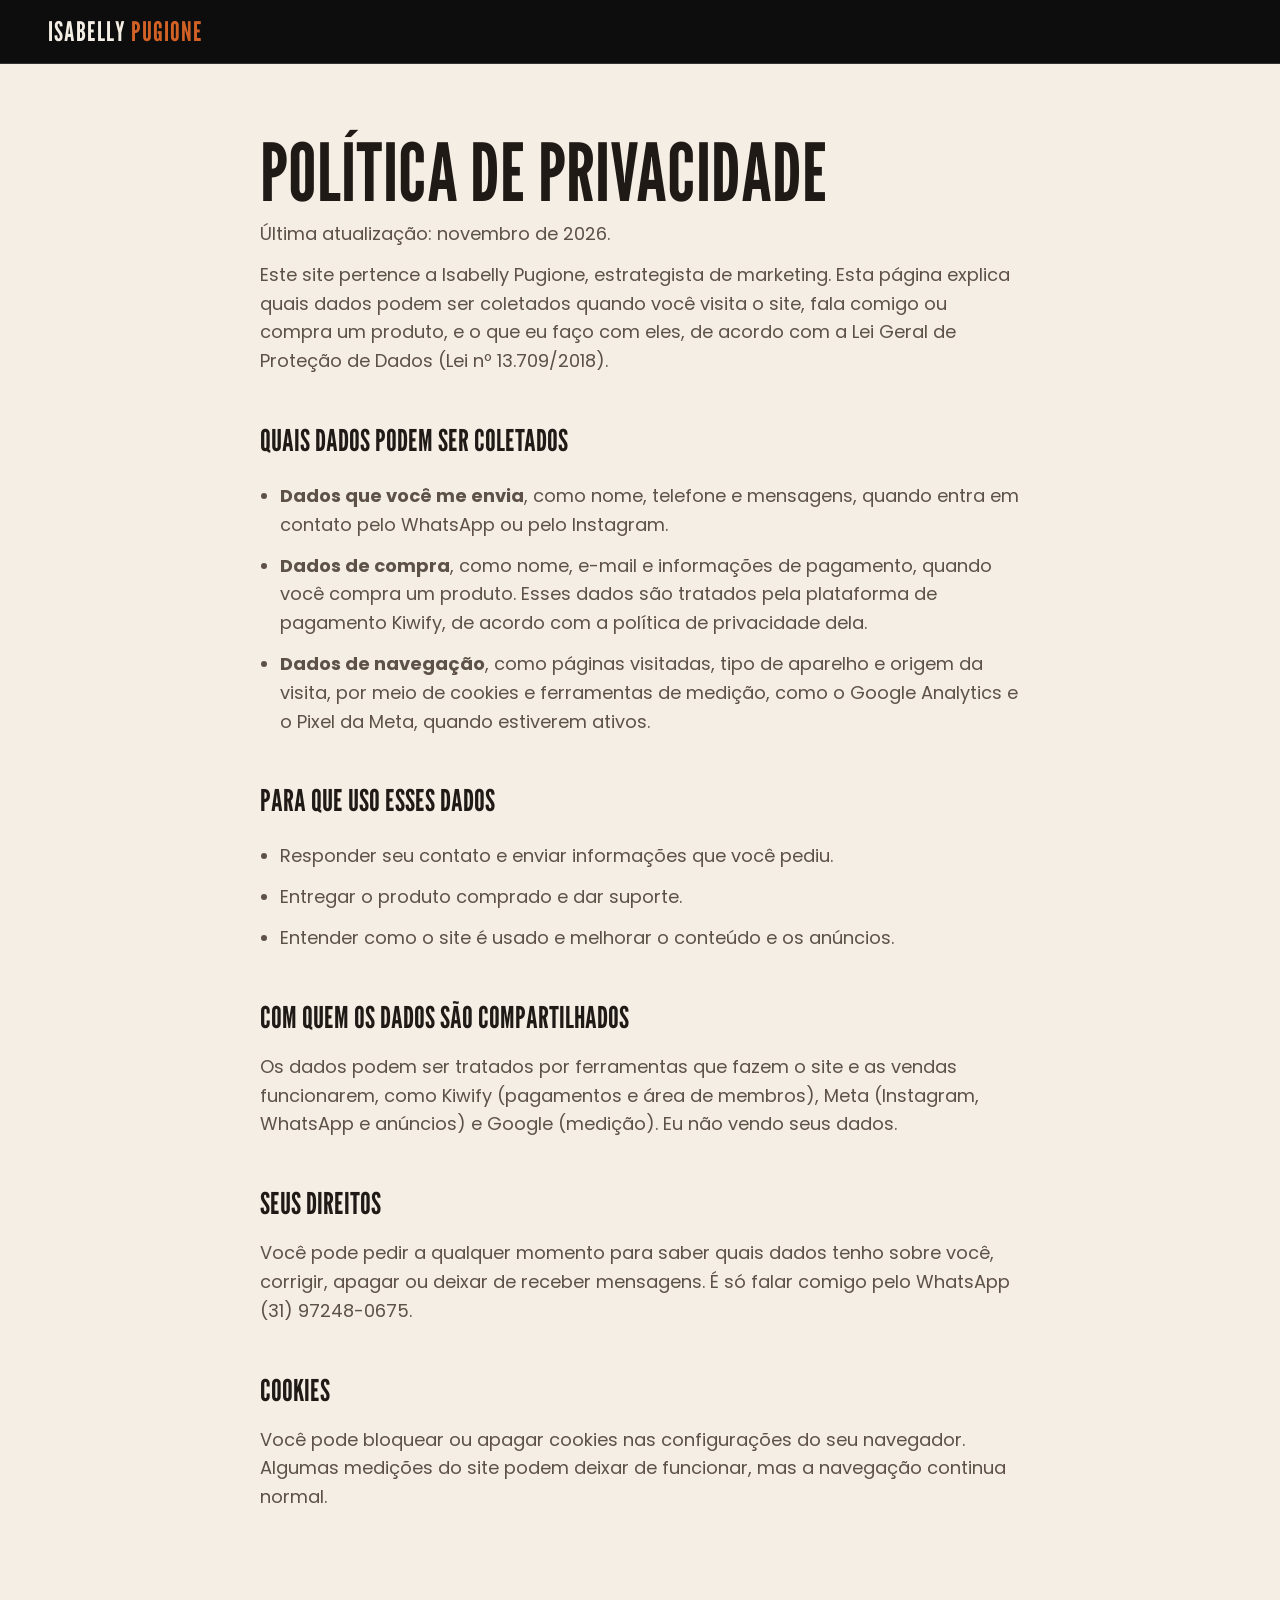
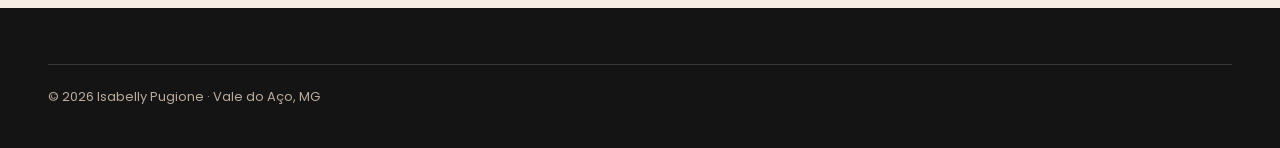
<file: politica.html>
<!doctype html>
<html lang="pt-BR">
<head>
<meta charset="utf-8">
<meta name="viewport" content="width=device-width, initial-scale=1, viewport-fit=cover">
<title>Política de privacidade · Isabelly Pugione</title>
<meta name="robots" content="noindex">
<link rel="icon" href="img/icone.png">
<link rel="preconnect" href="https://fonts.googleapis.com">
<link rel="preconnect" href="https://fonts.gstatic.com" crossorigin>
<link rel="stylesheet" href="https://fonts.googleapis.com/css2?family=League+Gothic&family=Poppins:wght@400;500;600&display=swap">
<link rel="stylesheet" href="styles.css">
<style>
.politica { max-width: 760px; margin: 0 auto; padding-block: 72px 96px; }
.politica h1 { font-family: var(--f-display); text-transform: uppercase; font-size: clamp(48px, 7vw, 80px); line-height: .9; }
.politica h2 { font-family: var(--f-display); text-transform: uppercase; font-size: 30px; margin-top: 40px; }
.politica p, .politica li { color: var(--tinta-2); margin-top: 12px; }
.politica ul { padding-left: 20px; }
</style>
</head>
<body>
<header class="topo faixa"><div class="miolo"><a class="assinatura" href="/">Isabelly <span>Pugione</span></a></div></header>
<main class="faixa"><article class="politica">
<h1>Política de privacidade</h1>
<p>Última atualização: novembro de 2026.</p>
<p>Este site pertence a Isabelly Pugione, estrategista de marketing. Esta página explica quais dados podem ser coletados quando você visita o site, fala comigo ou compra um produto, e o que eu faço com eles, de acordo com a Lei Geral de Proteção de Dados (Lei nº 13.709/2018).</p>
<h2>Quais dados podem ser coletados</h2>
<ul>
<li><strong>Dados que você me envia</strong>, como nome, telefone e mensagens, quando entra em contato pelo WhatsApp ou pelo Instagram.</li>
<li><strong>Dados de compra</strong>, como nome, e-mail e informações de pagamento, quando você compra um produto. Esses dados são tratados pela plataforma de pagamento Kiwify, de acordo com a política de privacidade dela.</li>
<li><strong>Dados de navegação</strong>, como páginas visitadas, tipo de aparelho e origem da visita, por meio de cookies e ferramentas de medição, como o Google Analytics e o Pixel da Meta, quando estiverem ativos.</li>
</ul>
<h2>Para que uso esses dados</h2>
<ul>
<li>Responder seu contato e enviar informações que você pediu.</li>
<li>Entregar o produto comprado e dar suporte.</li>
<li>Entender como o site é usado e melhorar o conteúdo e os anúncios.</li>
</ul>
<h2>Com quem os dados são compartilhados</h2>
<p>Os dados podem ser tratados por ferramentas que fazem o site e as vendas funcionarem, como Kiwify (pagamentos e área de membros), Meta (Instagram, WhatsApp e anúncios) e Google (medição). Eu não vendo seus dados.</p>
<h2>Seus direitos</h2>
<p>Você pode pedir a qualquer momento para saber quais dados tenho sobre você, corrigir, apagar ou deixar de receber mensagens. É só falar comigo pelo WhatsApp (31) 97248-0675.</p>
<h2>Cookies</h2>
<p>Você pode bloquear ou apagar cookies nas configurações do seu navegador. Algumas medições do site podem deixar de funcionar, mas a navegação continua normal.</p>
</article></main>
<footer class="rodape faixa"><div class="miolo"><div class="base"><span>© 2026 Isabelly Pugione · Vale do Aço, MG</span></div></div></footer>
</body>
</html>
</file>
<file: styles.css>
/* Layout: revista de disco. Abre escuro como cinema (hero, ficha técnica, sobre), vende claro como editorial (tese, método, kit, FAQ). Grid assimétrico 7/5, fios de 1px, numeração de faixa e de catálogo no lugar de cards. Paleta fixa e deliberada, igual em qualquer tema do aparelho. */
:root {
  --preto: #141414;
  --preto-2: #1d1916;
  --palco: #0d0d0d;
  --papel: #f4eee4;
  --papel-2: #ebe2d4;
  --tinta: #1f1a16;
  --tinta-2: #5d5148;
  --claro-2: #b9ab9c;
  --terracota: #d26125;
  --ambar: #f09509;
  --marrom: #642714;
  --oliva: #898635;
  --fio-escuro: rgba(244, 238, 228, 0.16);
  --fio-claro: rgba(31, 26, 22, 0.16);
  --f-display: "League Gothic", "Oswald", "Arial Narrow", sans-serif;
  --f-serif: "Cormorant Garamond", Garamond, Georgia, serif;
  --f-texto: "Poppins", "Helvetica Neue", Arial, sans-serif;
  color-scheme: light;
}
* { box-sizing: border-box; }
body { margin: 0; background: var(--papel); color: var(--tinta); font-family: var(--f-texto); font-size: 18px; line-height: 1.6; -webkit-font-smoothing: antialiased; }
@media (max-width: 600px) { body { font-size: 17px; } }
h1, h2, h3, h4 { margin: 0; font-weight: 400; text-wrap: balance; }
p { margin: 0; }
a { color: inherit; }
a:focus-visible, button:focus-visible, summary:focus-visible { outline: 2px solid var(--ambar); outline-offset: 3px; }
img { max-width: 100%; }

.faixa { padding-left: max(16px, env(safe-area-inset-left, 0px)); padding-right: max(16px, env(safe-area-inset-right, 0px)); }
@media (min-width: 720px) { .faixa { padding-left: max(48px, env(safe-area-inset-left, 0px)); padding-right: max(48px, env(safe-area-inset-right, 0px)); } }
.miolo { max-width: 1280px; margin: 0 auto; }
.secao { padding-block: 112px; }
@media (max-width: 720px) { .secao { padding-block: 88px; } }

.escuro { background: var(--preto); color: var(--papel); position: relative; }
.escuro::before { content: ""; position: absolute; inset: 0; pointer-events: none; opacity: .055;
  background-image: url("data:image/svg+xml,%3Csvg xmlns='http://www.w3.org/2000/svg' width='180' height='180'%3E%3Cfilter id='n'%3E%3CfeTurbulence type='fractalNoise' baseFrequency='.85' numOctaves='2' stitchTiles='stitch'/%3E%3C/filter%3E%3Crect width='100%25' height='100%25' filter='url(%23n)'/%3E%3C/svg%3E"); }
.escuro > * { position: relative; }
.marrom-bg { background: var(--marrom); color: var(--papel); }

.sobrelinha { font-size: 13px; font-weight: 500; letter-spacing: .14em; text-transform: uppercase; color: var(--tinta-2); }
.escuro .sobrelinha, .marrom-bg .sobrelinha { color: var(--ambar); }
.catalogo { font-family: var(--f-texto); font-size: 12px; font-weight: 600; letter-spacing: .16em; text-transform: uppercase; color: var(--oliva); font-variant-numeric: tabular-nums; }
.escuro .catalogo, .marrom-bg .catalogo { color: var(--ambar); }

/* Botões: terracota cheio = kit; contorno = call; link discreto = In Design */
.botao { display: inline-flex; align-items: center; justify-content: center; gap: 10px; min-height: 52px; padding: 14px 28px; background: var(--terracota); color: var(--preto); font: 600 17px/1.2 var(--f-texto); text-decoration: none; border-radius: 999px; border: 0; cursor: pointer; transition: background .2s ease, transform .2s ease; }
.botao:hover { background: var(--ambar); transform: translateY(-2px); }
.contorno { display: inline-flex; align-items: center; gap: 8px; min-height: 48px; padding: 12px 24px; border: 1.5px solid currentColor; border-radius: 999px; font: 600 16px/1.2 var(--f-texto); text-decoration: none; }
.contorno:hover { background: var(--papel); color: var(--preto); }
.link { font-weight: 500; text-decoration: none; border-bottom: 1.5px solid var(--terracota); padding-bottom: 2px; }
.link:hover { color: var(--terracota); }
.escuro .link:hover { color: var(--ambar); }

/* Cabeçalho */
.topo { background: var(--preto); color: var(--papel); border-bottom: 1px solid var(--fio-escuro); padding-block: 18px; }
.topo .miolo { display: flex; align-items: center; justify-content: space-between; gap: 20px; }
.assinatura { font-family: var(--f-display); font-size: 27px; letter-spacing: .04em; text-transform: uppercase; text-decoration: none; line-height: 1; }
.assinatura span { color: var(--terracota); }
.menu { display: flex; gap: 28px; align-items: center; font-size: 14px; }
.menu a { text-decoration: none; color: var(--claro-2); }
.menu a:hover { color: var(--papel); }
.menu .kit-link { color: var(--papel); border-bottom: 1.5px solid var(--terracota); padding-bottom: 2px; }
@media (max-width: 760px) { .menu a:not(.kit-link) { display: none; } }

/* Hero */
.hero { padding-block: 72px 0; overflow: hidden; min-height: 640px; background: var(--palco); }
.topo { background: var(--palco) !important; }
.hero.escuro::before { display: none; }
.hero .miolo { position: static; }
.hero-foto { position: absolute; top: 0; right: 0; bottom: 0; width: 58%; margin: 0; z-index: 0; }
.hero-foto img { width: 100%; height: 100%; object-fit: cover; object-position: 50% 0%; display: block; filter: saturate(.95) contrast(1.03); }
.hero-foto::after { content: ""; position: absolute; inset: 0; pointer-events: none;
  background:
    linear-gradient(90deg, var(--palco) 0%, rgba(13,13,13,.7) 18%, rgba(13,13,13,0) 45%),
    linear-gradient(0deg, var(--palco) 0%, rgba(13,13,13,0) 30%),
    linear-gradient(270deg, var(--palco) 0%, rgba(13,13,13,0) 12%); }
.hero .miolo { display: block; }
.hero .texto { max-width: 660px; }
.hero .texto { padding-bottom: 104px; position: relative; z-index: 2; }
.hero h1 { font-family: var(--f-display); text-transform: uppercase; font-size: clamp(62px, 9.4vw, 148px); line-height: .88; letter-spacing: .005em; margin-top: 18px; text-shadow: 0 2px 24px rgba(20,20,20,.45); }
.hero h1 .t { color: var(--terracota); }
.hero .sub { margin-top: 28px; max-width: 30em; color: var(--claro-2); font-size: 18px; }
.hero .sub strong { color: var(--papel); font-weight: 500; }
.hero .acoes { margin-top: 34px; display: flex; flex-direction: column; align-items: flex-start; gap: 18px; }
.hero .acoes .link { color: var(--papel); font-size: 16px; }
.retrato { position: relative; margin: 0; aspect-ratio: 4 / 5; width: 100%; max-width: 100%; align-self: stretch;
  background:
    radial-gradient(70% 55% at 45% 30%, rgba(240,149,9,.32), transparent 65%),
    radial-gradient(80% 60% at 70% 95%, rgba(210,97,37,.42), transparent 60%),
    linear-gradient(170deg, #2b211b 0%, #15100d 70%);
}
.retrato.sangra { margin-right: calc(-1 * max(48px, env(safe-area-inset-right, 0px))); }
.retrato .silhueta { position: absolute; left: 22%; right: 22%; bottom: 0; top: 24%; border-radius: 48% 48% 0 0 / 30% 30% 0 0; background: linear-gradient(180deg, rgba(20,20,20,.0), rgba(20,20,20,.55)); }
.retrato .silhueta::before { content: ""; position: absolute; left: 30%; right: 30%; top: -26%; aspect-ratio: 1; border-radius: 50%; background: rgba(20,20,20,.5); }
.retrato.foto { display: flex; align-items: flex-end; justify-content: center; overflow: hidden; }
.retrato.foto img { width: 92%; height: auto; display: block; filter: saturate(.92) contrast(1.04); }
.retrato.foto { overflow: hidden; background: var(--preto-2); }
.retrato.foto img { position: absolute; inset: 0; width: 100%; height: 100%; object-fit: cover; display: block; filter: saturate(.95) contrast(1.03); }
.retrato.foto::after { content: ""; position: absolute; inset: auto 0 0 0; height: 30%; background: linear-gradient(to top, rgba(20,20,20,.7), transparent); }
.retrato.foto figcaption { z-index: 1; color: var(--papel); }
.respiro { margin-top: 36px; max-width: 360px; }
@media (max-width: 900px) { .respiro { display: none; } }
.retrato figcaption { position: absolute; left: 20px; right: 20px; bottom: 18px; display: flex; justify-content: space-between; gap: 12px; font-size: 11px; letter-spacing: .18em; text-transform: uppercase; color: var(--claro-2); }
.retrato .aviso { position: absolute; top: 18px; left: 20px; font-family: var(--f-serif); font-style: italic; font-size: 20px; color: rgba(244,238,228,.6); }
@media (max-width: 900px) {
  .hero { min-height: 0; padding-top: 0; }
  .hero-foto { position: relative; width: auto; height: 460px; margin: 0 calc(-1 * max(16px, env(safe-area-inset-right, 0px))) -150px calc(-1 * max(16px, env(safe-area-inset-left, 0px))); }
  .hero-foto img { object-position: 50% 12%; }
  .hero-foto::after { background: linear-gradient(0deg, var(--palco) 6%, rgba(13,13,13,.75) 30%, rgba(13,13,13,0) 58%); }
  .hero .texto { padding-bottom: 56px; }
  .retrato.sangra { margin-right: calc(-1 * max(16px, env(safe-area-inset-right, 0px))); margin-left: 12%; width: auto; }
}

/* Faixa corrida */
.marquee { background: var(--preto); color: var(--claro-2); border-block: 1px solid var(--fio-escuro); overflow: hidden; padding-block: 16px; white-space: nowrap; }
.marquee .trilho { display: inline-flex; gap: 34px; animation: corre 40s linear infinite; font-family: var(--f-display); font-size: 26px; text-transform: uppercase; letter-spacing: .05em; }
.marquee b { color: var(--terracota); font-weight: 400; }
@keyframes corre { to { transform: translateX(-50%); } }

/* Ficha técnica */
.ficha { padding-block: 88px; }
.ficha .miolo { display: grid; grid-template-columns: minmax(0, 5fr) minmax(0, 7fr); gap: 56px; }
.ficha .frase { font-family: var(--f-serif); font-style: italic; font-size: clamp(30px, 3.4vw, 46px); line-height: 1.15; }
.ficha .frase b { font-style: normal; font-weight: 600; color: var(--ambar); }
.creditos { border-top: 1px solid var(--fio-escuro); }
.creditos div { display: grid; grid-template-columns: 170px 1fr; gap: 20px; padding: 16px 0; border-bottom: 1px solid var(--fio-escuro); }
.creditos dt, .creditos span.k { font-size: 12px; letter-spacing: .16em; text-transform: uppercase; color: var(--claro-2); padding-top: 4px; }
.creditos strong { font-weight: 500; }
.creditos em { font-style: normal; color: var(--claro-2); }
@media (max-width: 760px) { .ficha .miolo { grid-template-columns: 1fr; gap: 36px; } .creditos div { grid-template-columns: 1fr; gap: 2px; } }

/* Tese */
.tese .miolo.solto { display: block; }
.tese .miolo:not(.solto) { display: grid; grid-template-columns: minmax(0, 7fr) minmax(0, 5fr); gap: 56px; align-items: end; }
.tese h2 { font-family: var(--f-display); text-transform: uppercase; font-size: clamp(56px, 8.4vw, 128px); line-height: .9; margin-top: 16px; }
.tese h2 em { font-family: var(--f-serif); font-style: italic; text-transform: none; color: var(--terracota); font-size: .72em; display: block; }
.tese .apoio { color: var(--tinta-2); max-width: 28em; }
.dores { margin-top: 72px; display: grid; grid-template-columns: repeat(3, minmax(0, 1fr)); border-top: 1px solid var(--fio-claro); }
.dor { padding: 28px 28px 0 0; }
.dor + .dor { border-left: 1px solid var(--fio-claro); padding-left: 28px; }
.dor h3 { font-family: var(--f-serif); font-weight: 600; font-size: 28px; line-height: 1.15; margin-bottom: 10px; }
.dor p { color: var(--tinta-2); font-size: 16px; }
@media (max-width: 860px) { .tese .miolo:not(.solto), .dores { grid-template-columns: 1fr; } .dor + .dor { border-left: 0; padding-left: 0; border-top: 1px solid var(--fio-claro); } .dor { padding-bottom: 24px; } .dores { margin-top: 48px; } }

/* Método como tracklist */
.metodo { background: var(--papel-2); }
.metodo .cabeca { display: grid; grid-template-columns: minmax(0, 5fr) minmax(0, 7fr); gap: 56px; align-items: end; margin-bottom: 56px; }
.metodo h2 { font-family: var(--f-display); text-transform: uppercase; font-size: clamp(48px, 6.6vw, 96px); line-height: .9; margin-top: 14px; }
.metodo .cabeca p { color: var(--tinta-2); max-width: 32em; }
.faixas { list-style: none; margin: 0; padding: 0; border-top: 1.5px solid var(--tinta); }
.faixas li { display: grid; grid-template-columns: 90px minmax(0, 4fr) minmax(0, 7fr); gap: 24px; align-items: baseline; padding: 26px 0; border-bottom: 1px solid var(--fio-claro); }
.faixas .n { font-family: var(--f-display); font-size: 44px; line-height: 1; color: var(--terracota); font-variant-numeric: tabular-nums; }
.faixas h3 { font-family: var(--f-display); text-transform: uppercase; font-size: 36px; line-height: 1; letter-spacing: .02em; }
.faixas p { color: var(--tinta-2); font-size: 16px; }
.faixas .lado { font-size: 12px; letter-spacing: .14em; text-transform: uppercase; color: var(--oliva); font-weight: 600; text-align: right; }
@media (max-width: 860px) { .metodo .cabeca { grid-template-columns: 1fr; gap: 20px; } .faixas li { grid-template-columns: 58px minmax(0, 1fr); gap: 6px 16px; } .faixas p { grid-column: 2; } .faixas .lado { grid-column: 2; text-align: left; } .faixas .n { font-size: 36px; } .faixas h3 { font-size: 30px; } }

/* Kit */
.kit .miolo { display: grid; grid-template-columns: minmax(0, 6fr) minmax(0, 6fr); gap: 64px; align-items: start; }
.kit h2 { font-family: var(--f-display); text-transform: uppercase; font-size: clamp(60px, 9vw, 140px); line-height: .86; margin-top: 14px; }
.kit .promessa { font-family: var(--f-serif); font-style: italic; font-size: clamp(26px, 2.6vw, 34px); line-height: 1.2; margin-top: 20px; max-width: 17em; color: var(--marrom); }
.kit .lista { list-style: none; margin: 36px 0 0; padding: 0; border-top: 1px solid var(--fio-claro); }
.kit .lista li { display: grid; grid-template-columns: 140px minmax(0, 1fr); gap: 18px; padding: 15px 0; border-bottom: 1px solid var(--fio-claro); font-size: 16px; }
.kit .lista b { font-family: var(--f-display); font-weight: 400; font-size: 25px; text-transform: uppercase; line-height: 1.05; }
.paraquem { margin-top: 36px; display: grid; grid-template-columns: 1fr 1fr; gap: 24px; font-size: 15px; }
.paraquem h4 { font-size: 12px; letter-spacing: .14em; text-transform: uppercase; font-weight: 600; margin-bottom: 8px; color: var(--oliva); }
.paraquem h4.nao { color: var(--tinta-2); }
.paraquem ul { margin: 0; padding-left: 18px; color: var(--tinta-2); }
.paraquem li { margin-bottom: 6px; }

.vitrine { background: var(--terracota); color: var(--preto); padding: 40px 36px 36px; position: relative; }
.celulares { display: flex; gap: 14px; justify-content: center; margin-bottom: 32px; }
.celular { width: 32%; max-width: 168px; aspect-ratio: 9 / 18; background: var(--preto); border-radius: 18px; padding: 8px; box-shadow: 0 18px 40px rgba(20,20,20,.25); }
.celular:nth-child(2) { transform: translateY(-18px); }
.tela { height: 100%; border-radius: 12px; padding: 14px 10px; display: flex; flex-direction: column; justify-content: space-between; overflow: hidden; }
.tela .dia { font-size: 10.5px; line-height: 1.3; letter-spacing: .14em; text-transform: uppercase; opacity: .8; }
.tela .gancho { font-family: var(--f-display); text-transform: uppercase; font-size: clamp(19px, 2vw, 24px); line-height: .95; }
.tela .rodape-post { font-size: 10.5px; opacity: .85; }
.tela.a { background: var(--papel); color: var(--preto); } .tela.a .gancho em { color: var(--terracota); font-style: normal; }
.tela.b { background: var(--marrom); color: var(--papel); } .tela.b .gancho em { color: var(--ambar); font-style: normal; }
.tela.c { background: var(--oliva); color: var(--papel); }
.selo { position: relative; flex: none; width: 132px; height: 132px; border-radius: 50%; display: grid; place-items: center; transform: rotate(-8deg);
  background: repeating-radial-gradient(circle, #141414 0 3px, #262220 3px 4px); box-shadow: 0 14px 30px rgba(20,20,20,.35); }
.selo .anel { width: 62%; height: 62%; border-radius: 50%; background: var(--papel); color: var(--preto); display: flex; flex-direction: column; justify-content: center; align-items: center; text-align: center; gap: 2px; }
.selo small { display: block; font-size: 11px; letter-spacing: .12em; font-weight: 600; color: var(--marrom); }
.selo span { display: block; font-family: var(--f-display); font-size: 34px; line-height: .9; }
.compra { display: grid; gap: 14px; }
.compra .preco { display: flex; align-items: center; gap: 20px; }
.compra .preco p { font-size: 15px; line-height: 1.4; } .compra .preco p b { display: block; font-family: var(--f-display); font-weight: 400; font-size: 30px; text-transform: uppercase; line-height: 1; margin-bottom: 4px; }
.compra .botao { background: var(--preto); color: var(--papel); width: 100%; }
.compra .botao:hover { background: var(--marrom); }
.compra .confianca { font-size: 13px; display: flex; flex-wrap: wrap; gap: 6px 16px; }
.micro { margin-top: 26px; padding-top: 20px; border-top: 1px solid rgba(20,20,20,.25); font-family: var(--f-serif); font-style: italic; font-size: 21px; line-height: 1.3; }
.micro small { display: block; font-family: var(--f-texto); font-style: normal; font-size: 12px; letter-spacing: .1em; text-transform: uppercase; margin-top: 8px; opacity: .8; }
@media (max-width: 900px) { .kit .miolo { grid-template-columns: 1fr; gap: 72px; } .vitrine { padding: 36px 22px 26px; } .selo { width: 116px; height: 116px; } .selo span { font-size: 30px; } .kit .lista li { grid-template-columns: 1fr; gap: 2px; } .paraquem { grid-template-columns: 1fr; } }

/* Sobre */
.sobre { overflow: hidden; padding-block: 140px; }
.sobre.escuro::before { display: none; }
.sobre .miolo { display: block; }
.sobre .miolo > div { max-width: 560px; position: relative; z-index: 1; }
.sobre-foto { position: absolute; inset: 0; margin: 0; z-index: 0; }
.sobre-foto { left: 18%; }
.sobre-foto img { width: 100%; height: 100%; object-fit: cover; object-position: 60% 30%; display: block; }
.sobre-foto::after { content: ""; position: absolute; inset: 0; pointer-events: none;
  background:
    linear-gradient(90deg, var(--preto) 0%, rgba(20,20,20,.9) 22%, rgba(20,20,20,.35) 44%, rgba(20,20,20,0) 64%),
    linear-gradient(0deg, var(--preto) 0%, rgba(20,20,20,0) 22%),
    linear-gradient(180deg, var(--preto) 0%, rgba(20,20,20,0) 18%); }
.sobre h2 { font-family: var(--f-display); text-transform: uppercase; font-size: clamp(48px, 6.4vw, 92px); line-height: .9; margin-top: 14px; }
.sobre .corpo { margin-top: 26px; display: grid; gap: 18px; color: var(--claro-2); max-width: 34em; }
.sobre .corpo strong { color: var(--papel); font-weight: 500; }
.sobre blockquote { margin: 34px 0 0; padding-left: 22px; border-left: 2px solid var(--terracota); font-family: var(--f-serif); font-style: italic; font-size: clamp(26px, 2.6vw, 34px); line-height: 1.2; }
@media (max-width: 900px) { .sobre { padding-block: 0 88px; }
  .sobre-foto { position: relative; inset: auto; left: auto; height: 400px; margin: 0 calc(-1 * max(16px, env(safe-area-inset-right, 0px))) -110px calc(-1 * max(16px, env(safe-area-inset-left, 0px))); }
  .sobre-foto img { object-position: 72% 35%; }
  .sobre-foto::after { background: linear-gradient(0deg, var(--preto) 6%, rgba(20,20,20,.7) 30%, rgba(20,20,20,0) 60%), linear-gradient(180deg, var(--preto) 0%, rgba(20,20,20,0) 14%); } }

.painel { border: 1px solid var(--fio-escuro); padding: 40px 36px; background: linear-gradient(160deg, rgba(210,97,37,.16), rgba(20,20,20,0) 60%); }
.painel-n { font-family: var(--f-display); font-size: clamp(140px, 18vw, 240px); line-height: .8; color: var(--terracota); }
.painel-n span { color: var(--ambar); font-size: .5em; vertical-align: top; }
.painel-l { font-family: var(--f-serif); font-style: italic; font-size: 30px; margin-top: 10px; }
.painel-linhas { margin-top: 32px; display: grid; border-top: 1px solid var(--fio-escuro); }
.painel-linhas span { padding: 12px 0; border-bottom: 1px solid var(--fio-escuro); font-size: 15px; color: var(--claro-2); }
.painel-linhas b { display: inline-block; min-width: 110px; font-size: 12px; letter-spacing: .14em; text-transform: uppercase; color: var(--ambar); font-weight: 600; }

/* Provas */
.provas .cabeca { display: grid; justify-items: center; text-align: center; gap: 24px; max-width: 900px; margin: 0 auto 64px; }
.provas h2 { font-family: var(--f-display); text-transform: uppercase; font-size: clamp(52px, 7.6vw, 112px); line-height: .9; }
.provas h2 em { display: block; font-family: var(--f-serif); font-style: italic; text-transform: none; color: var(--terracota); font-size: .62em; line-height: 1.1; }
.provas .cabeca p { color: var(--claro-2); max-width: 36em; font-size: 18px; }
.caso { display: grid; grid-template-columns: minmax(0, 7fr) minmax(0, 5fr); gap: 56px; border-top: 1px solid var(--fio-escuro); padding-top: 36px; }
.caso h3 { font-family: var(--f-display); text-transform: uppercase; font-size: 46px; line-height: .95; margin-top: 8px; }
.caso .quem { color: var(--claro-2); font-size: 15px; margin-top: 6px; }
.passos { margin-top: 28px; display: grid; gap: 18px; }
.passos div { display: grid; grid-template-columns: 120px minmax(0, 1fr); gap: 16px; font-size: 16px; }
.passos b { font-size: 12px; letter-spacing: .14em; text-transform: uppercase; color: var(--ambar); font-weight: 600; padding-top: 4px; }
.passos span { color: rgba(244,238,228,.86); }
.numeros { display: grid; grid-template-columns: 1fr 1fr; border-top: 1px solid var(--fio-escuro); margin-top: 28px; }
.numeros div { padding: 18px 16px 18px 0; border-bottom: 1px solid var(--fio-escuro); }
.numeros div:nth-child(even) { padding-left: 16px; border-left: 1px solid var(--fio-escuro); }
.numeros b { display: block; font-family: var(--f-display); font-weight: 400; font-size: 40px; line-height: 1; color: var(--papel); font-variant-numeric: tabular-nums; }
.numeros small { display: block; font-size: 13px; color: var(--claro-2); margin-top: 6px; line-height: 1.4; }
.grafico { border: 1px solid var(--fio-escuro); padding: 28px 28px 22px; }
.grafico h4 { font-size: 12px; letter-spacing: .14em; text-transform: uppercase; color: var(--claro-2); font-weight: 600; }
.barras { height: 240px; margin-top: 24px; display: grid; grid-template-columns: repeat(3, 1fr); gap: 18px; align-items: end; border-bottom: 1px solid var(--fio-escuro); }
.barra-c { display: flex; flex-direction: column; justify-content: flex-end; height: 100%; }
.barra-c .v { font-family: var(--f-display); font-size: 26px; line-height: 1; margin-bottom: 8px; font-variant-numeric: tabular-nums; }
.barra-c i { display: block; background: var(--marrom); }
.barra-c:nth-child(2) i { background: var(--ambar); } .barra-c:nth-child(3) i { background: var(--terracota); }
.meses { display: grid; grid-template-columns: repeat(3, 1fr); gap: 18px; margin-top: 10px; font-size: 12px; letter-spacing: .14em; text-transform: uppercase; color: var(--claro-2); }
.grafico p { margin-top: 18px; font-size: 13px; color: var(--claro-2); }
.caso-2 { margin-top: 72px; display: grid; grid-template-columns: minmax(0, 5fr) minmax(0, 7fr); gap: 56px; border-top: 1px solid var(--fio-escuro); padding-top: 36px; align-items: center; }
.caso-2 h3 { font-family: var(--f-display); text-transform: uppercase; font-size: 46px; line-height: .95; margin-top: 8px; }
.caso-2 .quem { color: var(--claro-2); font-size: 15px; margin-top: 6px; }
.caso-2 .ver { display: flex; flex-wrap: wrap; gap: 14px 22px; align-items: center; margin-top: 28px; }
.posts { display: grid; grid-template-columns: 1.2fr 1fr 1fr; gap: 16px; align-items: start; }
.posts figure { margin: 0; }
.posts figure:nth-child(3) { margin-top: 48px; }
.video-feedback video { display: block; width: 100%; height: auto; aspect-ratio: 9 / 16; object-fit: cover; border-radius: 6px; background: #000; box-shadow: 0 20px 44px rgba(0,0,0,.45); }
.video-feedback figcaption { color: var(--ambar); }
@media (max-width: 900px) {
  .posts { grid-template-columns: 1fr 1fr; }
  .video-feedback { grid-column: 1 / -1; width: min(100%, 320px); justify-self: center; margin-bottom: 12px; }
  .posts figure:nth-child(3) { margin-top: 32px; }
}
.posts img { display: block; width: 100%; height: auto; aspect-ratio: 350 / 464; object-fit: cover; border-radius: 6px; box-shadow: 0 20px 44px rgba(0,0,0,.45); }
.posts figcaption { margin-top: 10px; font-size: 12px; letter-spacing: .14em; text-transform: uppercase; color: var(--claro-2); }
.status { display: inline-flex; gap: 8px; align-items: center; font-size: 12px; letter-spacing: .14em; text-transform: uppercase; color: var(--oliva); font-weight: 600; }
.status::before { content: ""; width: 8px; height: 8px; border-radius: 50%; background: var(--oliva); }
@media (max-width: 900px) { .caso, .caso-2 { grid-template-columns: 1fr; gap: 32px; } .passos div { grid-template-columns: 1fr; gap: 2px; } }

/* Lado B: escada */
.escada .cabeca { max-width: 46em; margin-bottom: 56px; }
.escada h2 { font-family: var(--f-display); text-transform: uppercase; font-size: clamp(48px, 6.6vw, 96px); line-height: .9; margin-top: 14px; }
.escada h2 em { font-family: var(--f-serif); font-style: italic; text-transform: none; color: var(--ambar); font-size: .7em; }
.degraus { display: grid; grid-template-columns: minmax(0, 7fr) minmax(0, 5fr); border-top: 1px solid var(--fio-escuro); }
.degrau { padding: 36px 40px 8px 0; }
.degrau + .degrau { border-left: 1px solid var(--fio-escuro); padding-left: 40px; padding-right: 0; }
.degrau h3 { font-family: var(--f-display); text-transform: uppercase; font-size: 46px; line-height: .95; margin-top: 10px; }
.degrau .tempo { font-family: var(--f-display); font-size: 30px; color: var(--ambar); font-variant-numeric: tabular-nums; margin-top: 10px; }
.degrau .tempo small { font-family: var(--f-texto); font-size: 14px; color: var(--papel); margin-left: 10px; }
.etapas { margin: 22px 0 28px; display: grid; gap: 12px; }
.etapas div { display: grid; grid-template-columns: 86px minmax(0, 1fr); gap: 14px; font-size: 16px; }
.etapas b { font-size: 12px; letter-spacing: .14em; text-transform: uppercase; color: var(--ambar); font-weight: 600; padding-top: 4px; }
.degrau p { font-size: 16px; color: rgba(244,238,228,.82); }
.degrau .acao { margin-top: 26px; display: flex; flex-wrap: wrap; gap: 16px; align-items: center; }
.selo-distribuidor { display: inline-flex; align-items: center; gap: 10px; font-size: 12px; letter-spacing: .14em; text-transform: uppercase; border: 1px solid var(--fio-escuro); border-radius: 999px; padding: 8px 14px; margin-top: 18px; }
.selo-distribuidor b { font-family: var(--f-display); font-weight: 400; font-size: 18px; letter-spacing: .04em; }
@media (max-width: 900px) { .degraus { grid-template-columns: 1fr; } .degrau { padding-right: 0; } .degrau + .degrau { border-left: 0; padding-left: 0; border-top: 1px solid var(--fio-escuro); } }

/* FAQ */
.faq .miolo { display: grid; grid-template-columns: minmax(0, 5fr) minmax(0, 7fr); gap: 64px; }
.faq h2 { font-family: var(--f-display); text-transform: uppercase; font-size: clamp(48px, 6vw, 88px); line-height: .9; margin-top: 14px; }
.perguntas { border-top: 1.5px solid var(--tinta); }
.perguntas details { border-bottom: 1px solid var(--fio-claro); }
.perguntas summary { list-style: none; cursor: pointer; padding: 22px 40px 22px 0; position: relative; font-weight: 500; font-size: 18px; }
.perguntas summary::-webkit-details-marker { display: none; }
.perguntas summary::after { content: "+"; position: absolute; right: 4px; top: 16px; font-family: var(--f-display); font-size: 32px; color: var(--terracota); }
.perguntas details[open] summary::after { content: "–"; }
.perguntas details p { padding: 0 0 24px; color: var(--tinta-2); font-size: 16px; max-width: 40em; }
.final { margin-top: 56px; display: flex; flex-wrap: wrap; gap: 18px 28px; align-items: center; }
.final p { font-family: var(--f-serif); font-style: italic; font-size: 26px; color: var(--marrom); }
@media (max-width: 900px) { .faq .miolo { grid-template-columns: 1fr; gap: 32px; } }

/* Rodapé */
.rodape { background: var(--preto); color: var(--claro-2); padding-block: 56px 40px; font-size: 15px; }
.rodape .miolo { display: grid; grid-template-columns: minmax(0, 6fr) minmax(0, 3fr) minmax(0, 3fr); gap: 40px; }
.rodape .assinatura { color: var(--papel); font-size: 34px; }
.rodape .tag { font-family: var(--f-serif); font-style: italic; font-size: 20px; color: var(--papel); margin-top: 12px; max-width: 20em; }
.rodape h4 { font-size: 12px; letter-spacing: .16em; text-transform: uppercase; color: var(--ambar); margin-bottom: 12px; font-weight: 600; }
.rodape ul { list-style: none; margin: 0; padding: 0; display: grid; gap: 8px; }
.rodape a { text-decoration: none; } .rodape a:hover { color: var(--papel); }
.rodape .zap { user-select: all; color: var(--papel); }
.rodape .base { grid-column: 1 / -1; border-top: 1px solid var(--fio-escuro); padding-top: 22px; display: flex; justify-content: space-between; flex-wrap: wrap; gap: 12px; font-size: 13px; }
@media (max-width: 760px) { .rodape .miolo { grid-template-columns: 1fr; gap: 28px; } }

/* Barra fixa no celular */
.barra { position: fixed; left: 0; right: 0; bottom: 0; z-index: 40; background: var(--preto); color: var(--papel); border-top: 1px solid var(--fio-escuro);
  padding: 10px max(16px, env(safe-area-inset-right, 0px)) calc(10px + env(safe-area-inset-bottom, 0px)) max(16px, env(safe-area-inset-left, 0px));
  display: none; align-items: center; justify-content: space-between; gap: 14px; transform: translateY(110%); transition: transform .3s ease; }
.barra.ativa { transform: none; }
.barra span { font-size: 14px; line-height: 1.25; } .barra span b { display: block; font-family: var(--f-display); font-weight: 400; font-size: 22px; letter-spacing: .03em; text-transform: uppercase; }
.barra .botao { min-height: 46px; padding: 10px 20px; font-size: 15px; }
@media (max-width: 760px) { .barra { display: flex; } body.com-barra { padding-bottom: 76px; } }


/* Transição suave: tese (creme) → método (creme mais escuro) */
.metodo { background: linear-gradient(180deg, var(--papel) 0, var(--papel-2) 160px); }

/* Movimento discreto: começa visível, só desliza */
.revela { transition: transform .6s cubic-bezier(.2,.7,.2,1); }
.revela.fora { transform: translateY(18px); }
@media (prefers-reduced-motion: reduce) { * { animation: none !important; transition: none !important; } .revela.fora { transform: none; } }

/* ===== Ajustes de clareza e página do kit ===== */
.hero .micro { font-size: 14px; color: var(--claro-2); margin-top: -8px; }
.resumo { margin-top: 18px; font-family: var(--f-serif); font-style: italic; font-size: clamp(22px, 2.2vw, 28px); line-height: 1.25; color: var(--papel); max-width: 30em; }
.resumo b { font-style: normal; font-weight: 600; color: var(--ambar); }
.kit .ver-mais { margin-top: 28px; }
.caminho-acao { margin-top: 26px; display: flex; flex-wrap: wrap; gap: 16px; align-items: center; }
.contorno.claro { color: var(--papel); }
.final-home { display: grid; grid-template-columns: minmax(0, 5fr) minmax(0, 7fr); gap: 64px; align-items: center; }
.final-home h2 { font-family: var(--f-display); text-transform: uppercase; font-size: clamp(48px, 6vw, 88px); line-height: .9; margin-top: 14px; }
.final-home .opcoes { display: grid; gap: 0; border-top: 1.5px solid var(--tinta); }
.final-home .opcao { display: grid; grid-template-columns: minmax(0, 1fr) auto; gap: 18px; align-items: center; padding: 24px 0; border-bottom: 1px solid var(--fio-claro); }
.final-home .opcao h3 { font-family: var(--f-display); text-transform: uppercase; font-size: 32px; line-height: 1; }
.final-home .opcao p { color: var(--tinta-2); font-size: 16px; margin-top: 6px; }
.final-home .botao.escuro-btn { background: var(--tinta); color: var(--papel); }
.final-home .botao.escuro-btn:hover { background: var(--marrom); }
@media (max-width: 900px) { .final-home { grid-template-columns: 1fr; gap: 32px; } .final-home .opcao { grid-template-columns: 1fr; } .final-home .respiro { display: none; } }

/* Página do kit */
.lp-topo { background: var(--palco); color: var(--papel); padding-block: 18px; border-bottom: 1px solid var(--fio-escuro); }
.lp-topo .miolo { display: flex; justify-content: space-between; align-items: center; gap: 16px; }
.lp-topo .selo-topo { font-size: 13px; color: var(--claro-2); }
.lp-hero { background: var(--palco); padding-block: 64px 0; overflow: hidden; min-height: 600px; }
.lp-hero.escuro::before { display: none; }
.lp-hero .texto { max-width: 620px; padding-bottom: 88px; position: relative; z-index: 2; }
.lp-hero h1 { font-family: var(--f-display); text-transform: uppercase; font-size: clamp(60px, 9vw, 140px); line-height: .88; margin-top: 16px; }
.lp-hero .promessa { font-family: var(--f-serif); font-style: italic; font-size: clamp(26px, 2.8vw, 36px); line-height: 1.2; margin-top: 18px; color: var(--papel); max-width: 18em; }
.lp-hero .compra-topo { margin-top: 30px; display: flex; flex-wrap: wrap; align-items: center; gap: 16px 22px; }
.lp-hero .compra-topo .valor { font-family: var(--f-display); font-size: 56px; line-height: 1; color: var(--papel); }
.lp-hero .seguro { margin-top: 14px; font-size: 14px; color: var(--claro-2); }
.lp-hero .prova-curta { margin-top: 26px; padding-left: 16px; border-left: 2px solid var(--terracota); font-size: 15px; color: var(--claro-2); max-width: 32em; }
.lp-hero .prova-curta b { color: var(--papel); font-weight: 500; }
.lp-hero .hero-foto img { object-position: 60% 20%; }
.ancora { background: var(--terracota); color: var(--preto); padding-block: 48px; }
.ancora .miolo { display: grid; grid-template-columns: auto minmax(0, 1fr); gap: 32px; align-items: center; }
.ancora b { font-family: var(--f-display); font-weight: 400; font-size: clamp(64px, 9vw, 120px); line-height: .9; }
.ancora p { font-size: 18px; max-width: 34em; }
.ancora p strong { font-weight: 600; }
@media (max-width: 720px) { .ancora .miolo { grid-template-columns: 1fr; gap: 12px; } }
.lp-prova .numeros-lp { display: grid; grid-template-columns: repeat(3, minmax(0, 1fr)); border-top: 1px solid var(--fio-escuro); margin-top: 36px; }
.lp-prova .numeros-lp div { padding: 22px 20px 22px 0; }
.lp-prova .numeros-lp div + div { border-left: 1px solid var(--fio-escuro); padding-left: 20px; }
.lp-prova .numeros-lp b { display: block; font-family: var(--f-display); font-weight: 400; font-size: clamp(40px, 5vw, 64px); line-height: 1; color: var(--ambar); }
.lp-prova .numeros-lp small { display: block; margin-top: 8px; font-size: 15px; color: var(--claro-2); line-height: 1.4; }
.lp-prova .depo { margin-top: 56px; display: grid; grid-template-columns: minmax(0, 300px) minmax(0, 1fr); gap: 48px; align-items: center; }
.lp-prova .depo h3 { font-family: var(--f-display); text-transform: uppercase; font-size: 40px; line-height: .95; }
.lp-prova .depo p { color: var(--claro-2); margin-top: 12px; max-width: 30em; }
@media (max-width: 760px) { .lp-prova .numeros-lp { grid-template-columns: 1fr; } .lp-prova .numeros-lp div + div { border-left: 0; padding-left: 0; border-top: 1px solid var(--fio-escuro); } .lp-prova .depo { grid-template-columns: 1fr; } .lp-prova .depo .video-feedback { width: min(100%, 320px); } }
.quem-criou .miolo { display: grid; grid-template-columns: minmax(0, 4fr) minmax(0, 8fr); gap: 56px; align-items: center; }
.quem-criou .retrato { max-width: 360px; }
.quem-criou h2 { font-family: var(--f-display); text-transform: uppercase; font-size: clamp(44px, 5.6vw, 80px); line-height: .9; margin-top: 12px; }
.quem-criou p { color: var(--tinta-2); margin-top: 16px; max-width: 36em; }
@media (max-width: 760px) { .quem-criou .miolo { grid-template-columns: 1fr; gap: 28px; } }

html, body { overflow-x: clip; }
</file>
